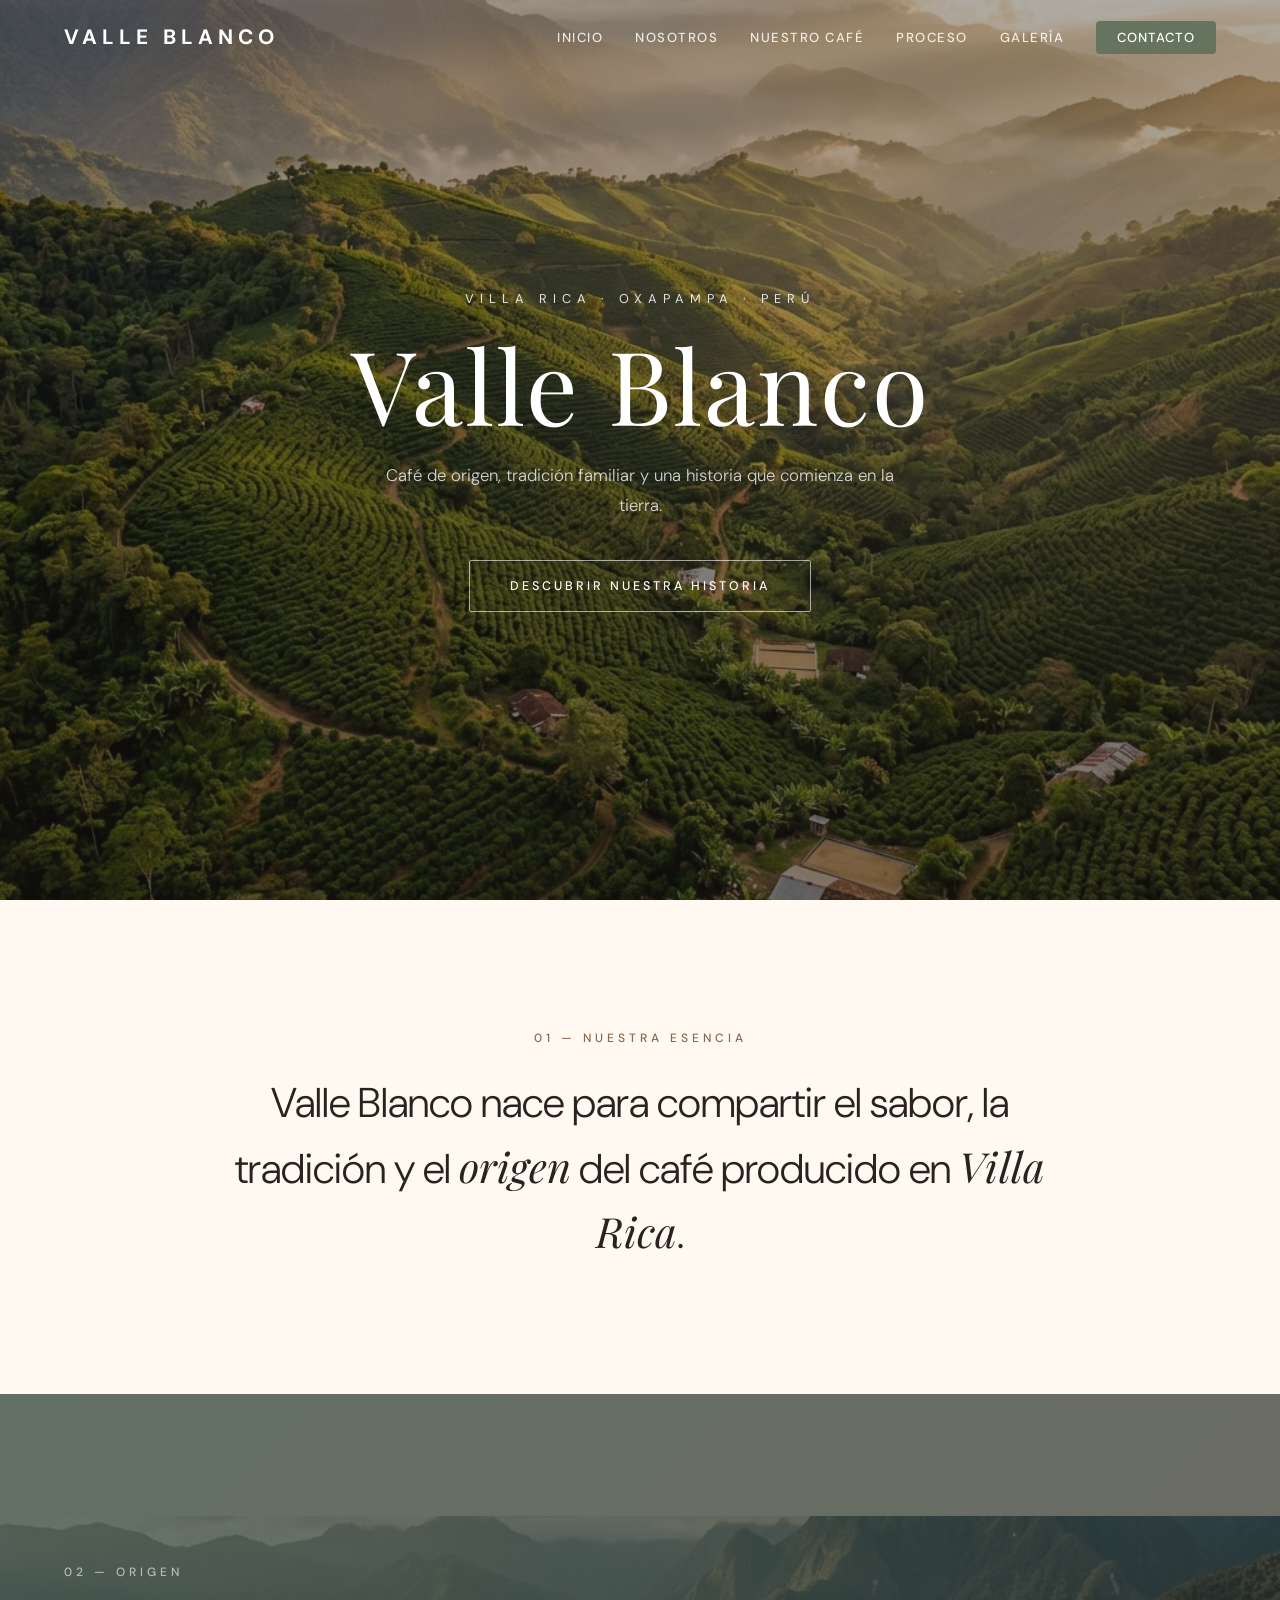
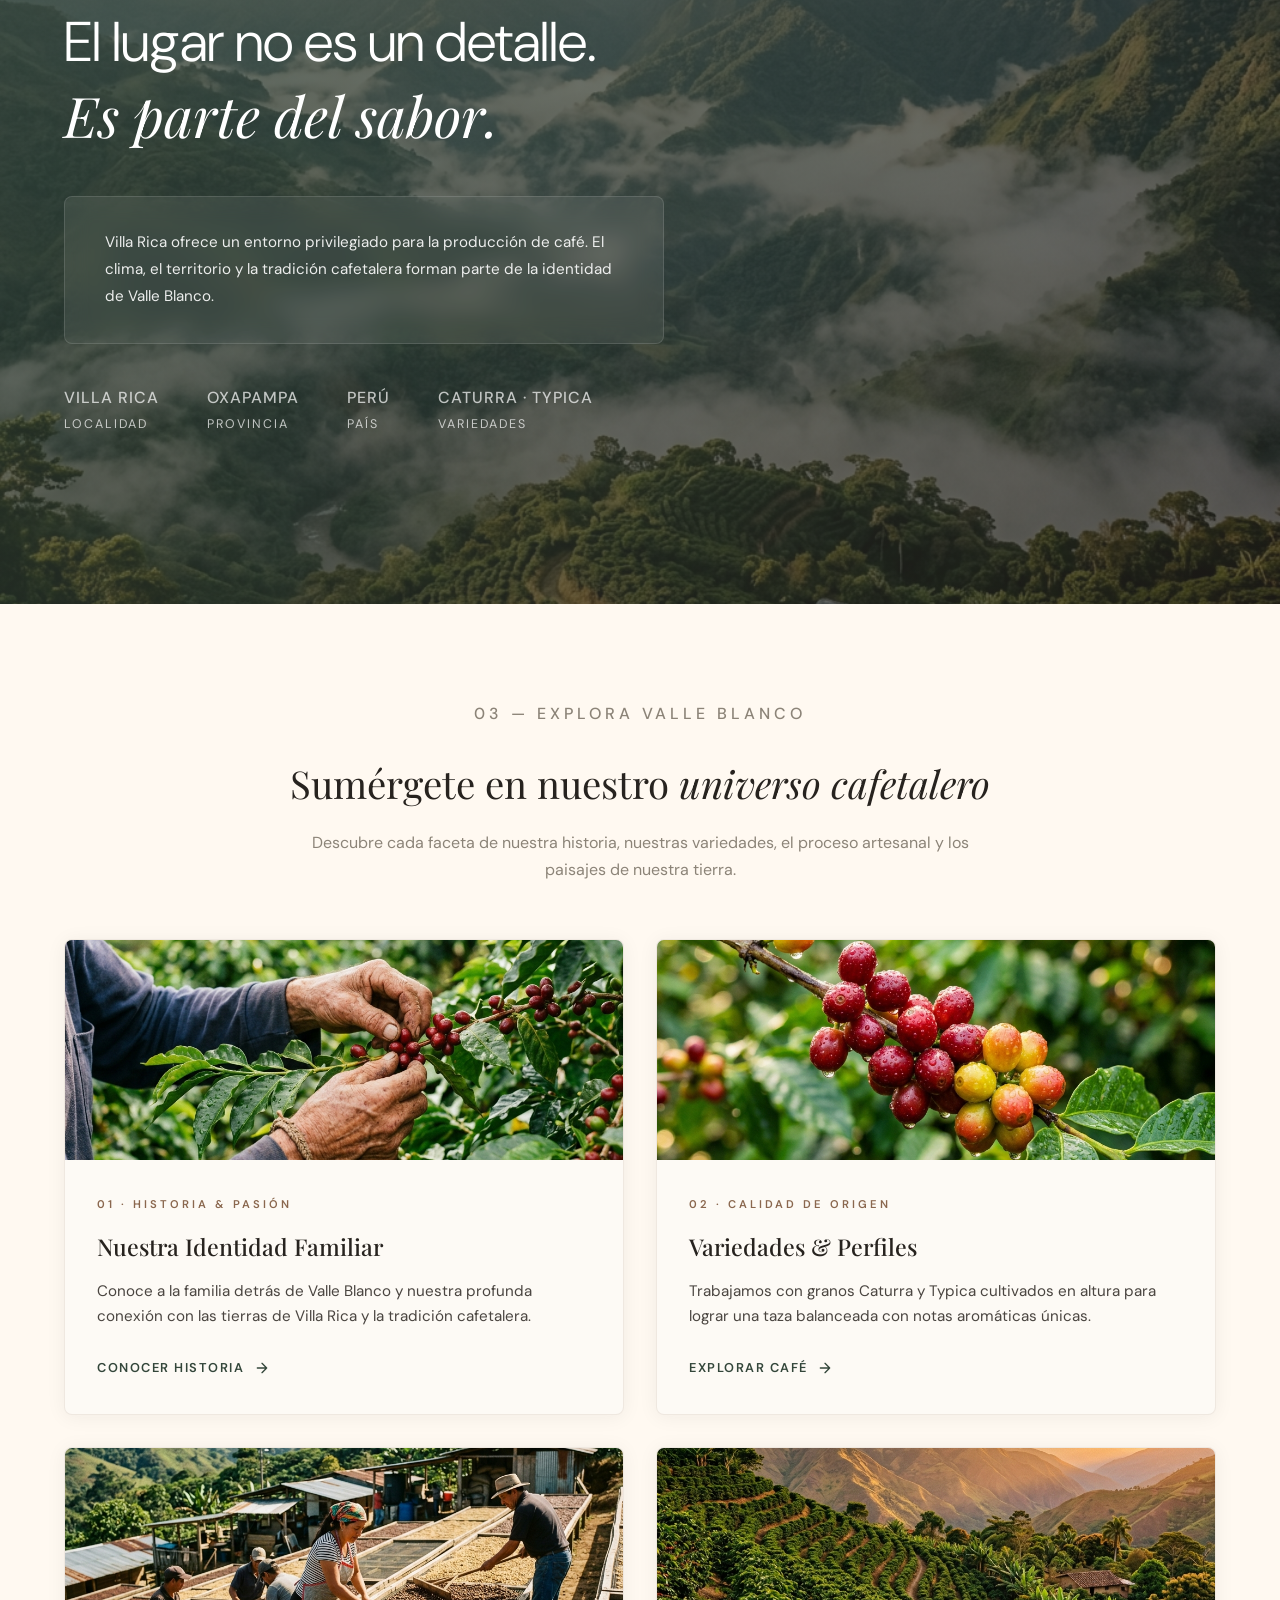
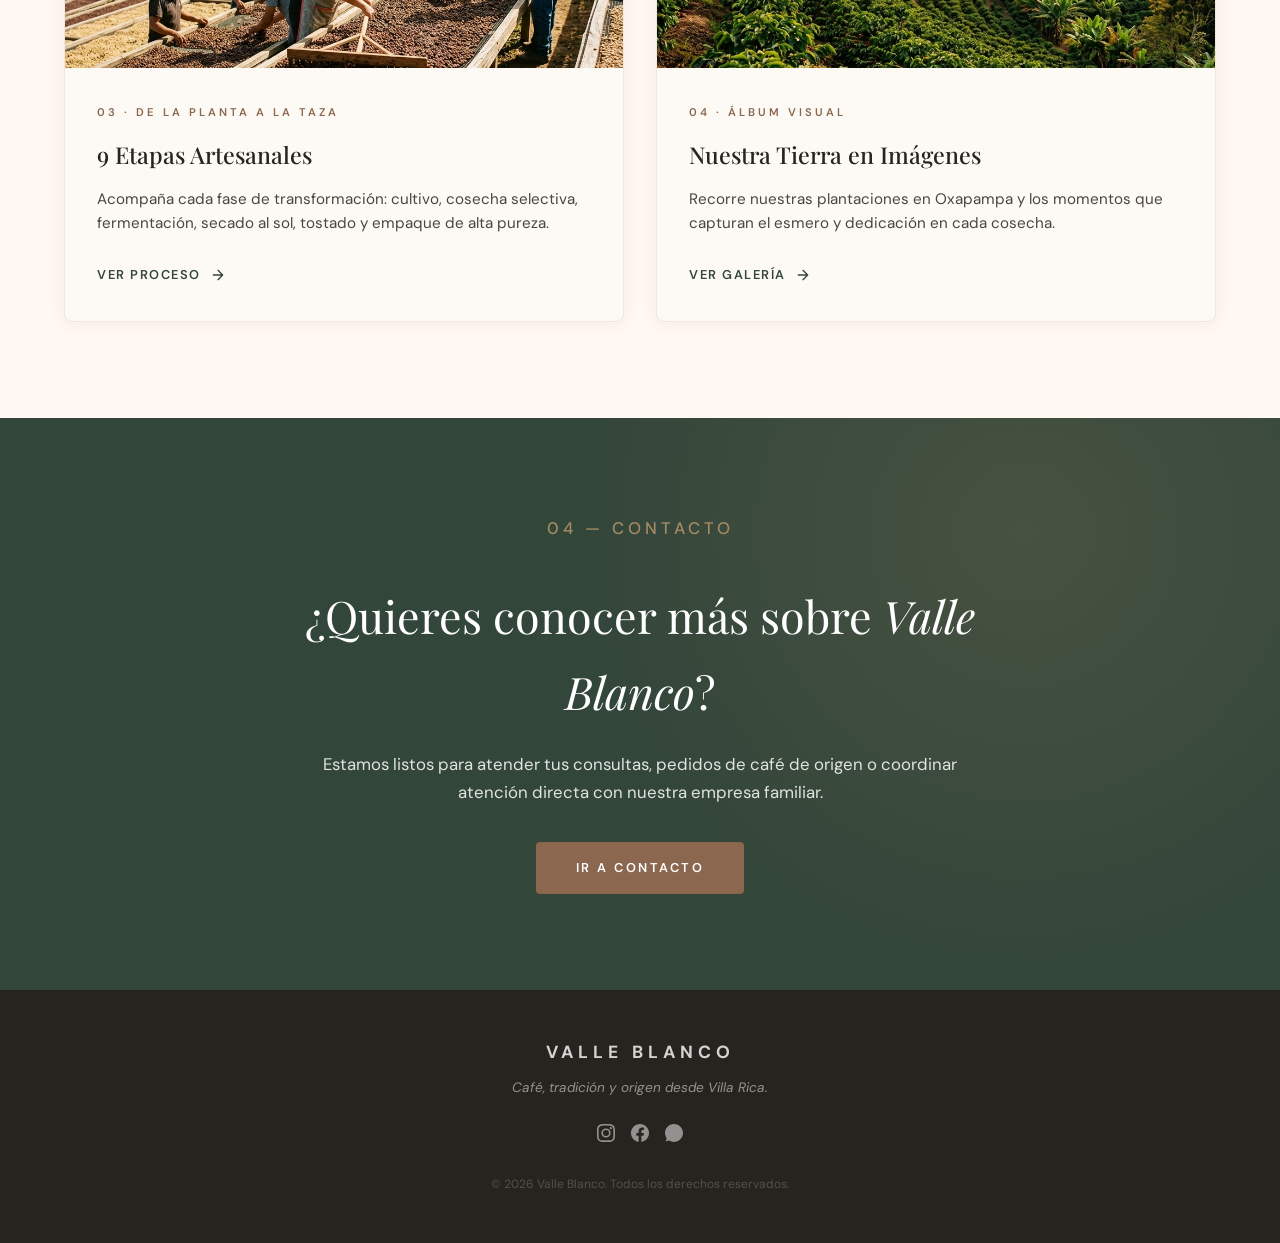
<file: index.html>
<!doctype html>
<html lang="es">
  <head>
    <meta charset="UTF-8" />
    <meta name="viewport" content="width=device-width, initial-scale=1.0" />
    <title>
      Valle Blanco — Café de origen desde Villa Rica, Oxapampa, Perú
    </title>
    <meta
      name="description"
      content="Valle Blanco es una empresa familiar dedicada al cultivo, procesamiento y comercialización de café producido en Villa Rica, provincia de Oxapampa, Perú."
    />
    <link rel="stylesheet" href="css/styles.css" />
  </head>
  <body>
    <!-- NAVBAR -->
    <nav class="navbar" id="navbar">
      <div class="container">
        <a href="#inicio" class="navbar-brand">Valle Blanco</a>
        <ul class="nav-links">
          <li><a href="#inicio">Inicio</a></li>
          <li><a href="Html/nosotros.html">Nosotros</a></li>
          <li><a href="Html/cafe.html">Nuestro Café</a></li>
          <li><a href="Html/proceso.html">Proceso</a></li>
          <li><a href="Html/Galeria.html">Galería</a></li>
          <li><a href="Html/Contacto.html" class="nav-cta">Contacto</a></li>
        </ul>
        <button class="hamburger" aria-label="Menú">
          <span></span><span></span><span></span>
        </button>
      </div>
    </nav>
    <div class="mobile-menu">
      <a href="#inicio">Inicio</a><a href="Html/nosotros.html">Nosotros</a
      ><a href="Html/cafe.html">Nuestro Café</a> <a href="Html/proceso.html">Proceso</a
      ><a href="Html/Galeria.html">Galería</a><a href="Html/Contacto.html">Contacto</a>
    </div>

    <!-- HERO -->
    <section class="hero" id="inicio">
      <div
        class="hero-bg"
        style="background-image: url(&quot;img/hero.png&quot;)"
      ></div>
      <div class="hero-overlay"></div>
      <div class="hero-content">
        <p class="hero-subtitle">Villa Rica · Oxapampa · Perú</p>
        <h1 class="hero-title">Valle Blanco</h1>
        <p class="hero-desc">
          Café de origen, tradición familiar y una historia que comienza en la
          tierra.
        </p>
        <a href="#esencia" class="hero-btn">Descubrir nuestra historia</a>
      </div>
    </section>

    <!-- ESENCIA -->
    <section class="esencia" id="esencia">
      <div class="container">
        <p class="section-label reveal">01 — Nuestra Esencia</p>
        <p class="esencia-text reveal">
          Valle Blanco nace para compartir el sabor, la tradición y el
          <span class="serif">origen</span> del café producido en
          <span class="serif">Villa Rica</span>.
        </p>
      </div>
    </section>

    <!-- ORIGEN -->
    <section class="origen" id="origen">
      <div
        class="origen-bg"
        style="background-image: url(&quot;img/origin.png&quot;)"
      ></div>
      <div class="origen-overlay"></div>
      <div class="origen-content container">
        <p class="section-label reveal">02 — Origen</p>
        <h2 class="origen-title reveal">
          El lugar no es un detalle.<br /><span class="serif"
            >Es parte del sabor.</span
          >
        </h2>
        <div class="origen-glass reveal">
          <p>
            Villa Rica ofrece un entorno privilegiado para la producción de
            café. El clima, el territorio y la tradición cafetalera forman parte
            de la identidad de Valle Blanco.
          </p>
        </div>
        <div class="origen-info reveal">
          <div class="origen-info-item">
            <strong>Villa Rica</strong>Localidad
          </div>
          <div class="origen-info-item"><strong>Oxapampa</strong>Provincia</div>
          <div class="origen-info-item"><strong>Perú</strong>País</div>
          <div class="origen-info-item">
            <strong>Caturra · Typica</strong>Variedades
          </div>
        </div>
      </div>
    </section>

    <!-- EXPLORA VALLE BLANCO (HUB DE ACCESO A SECCIONES) -->
    <section class="hub" id="explorar">
      <div class="container">
        <div class="hub-header reveal">
          <p class="section-label">03 — Explora Valle Blanco</p>
          <h2>Sumérgete en nuestro <span class="serif">universo cafetalero</span></h2>
          <p>Descubre cada faceta de nuestra historia, nuestras variedades, el proceso artesanal y los paisajes de nuestra tierra.</p>
        </div>

        <div class="hub-grid">
          <!-- CARD NOSOTROS -->
          <article class="hub-card reveal">
            <div class="hub-card-img">
              <img src="img/harvest.png" alt="Nosotros — Familia Valle Blanco" />
            </div>
            <div class="hub-card-body">
              <span class="hub-card-tag">01 · Historia & Pasión</span>
              <h3 class="hub-card-title">Nuestra Identidad Familiar</h3>
              <p class="hub-card-desc">
                Conoce a la familia detrás de Valle Blanco y nuestra profunda conexión con las tierras de Villa Rica y la tradición cafetalera.
              </p>
              <a href="Html/nosotros.html" class="hub-card-link">
                Conocer historia
                <svg viewBox="0 0 24 24"><path d="M5 12h14M12 5l7 7-7 7" stroke="currentColor" stroke-width="2" stroke-linecap="round" stroke-linejoin="round" fill="none"/></svg>
              </a>
            </div>
          </article>

          <!-- CARD CAFÉ -->
          <article class="hub-card reveal reveal-delay-1">
            <div class="hub-card-img">
              <img src="img/cherries.png" alt="Nuestro Café — Variedades de origen" />
            </div>
            <div class="hub-card-body">
              <span class="hub-card-tag">02 · Calidad de Origen</span>
              <h3 class="hub-card-title">Variedades & Perfiles</h3>
              <p class="hub-card-desc">
                Trabajamos con granos Caturra y Typica cultivados en altura para lograr una taza balanceada con notas aromáticas únicas.
              </p>
              <a href="Html/cafe.html" class="hub-card-link">
                Explorar café
                <svg viewBox="0 0 24 24"><path d="M5 12h14M12 5l7 7-7 7" stroke="currentColor" stroke-width="2" stroke-linecap="round" stroke-linejoin="round" fill="none"/></svg>
              </a>
            </div>
          </article>

          <!-- CARD PROCESO -->
          <article class="hub-card reveal">
            <div class="hub-card-img">
              <img src="img/drying.png" alt="El Proceso del Café" />
            </div>
            <div class="hub-card-body">
              <span class="hub-card-tag">03 · De la Planta a la Taza</span>
              <h3 class="hub-card-title">9 Etapas Artesanales</h3>
              <p class="hub-card-desc">
                Acompaña cada fase de transformación: cultivo, cosecha selectiva, fermentación, secado al sol, tostado y empaque de alta pureza.
              </p>
              <a href="Html/proceso.html" class="hub-card-link">
                Ver proceso
                <svg viewBox="0 0 24 24"><path d="M5 12h14M12 5l7 7-7 7" stroke="currentColor" stroke-width="2" stroke-linecap="round" stroke-linejoin="round" fill="none"/></svg>
              </a>
            </div>
          </article>

          <!-- CARD GALERÍA -->
          <article class="hub-card reveal reveal-delay-1">
            <div class="hub-card-img">
              <img src="img/gallery-plantation.png" alt="Galería fotográfica" />
            </div>
            <div class="hub-card-body">
              <span class="hub-card-tag">04 · Álbum Visual</span>
              <h3 class="hub-card-title">Nuestra Tierra en Imágenes</h3>
              <p class="hub-card-desc">
                Recorre nuestras plantaciones en Oxapampa y los momentos que capturan el esmero y dedicación en cada cosecha.
              </p>
              <a href="Html/Galeria.html" class="hub-card-link">
                Ver galería
                <svg viewBox="0 0 24 24"><path d="M5 12h14M12 5l7 7-7 7" stroke="currentColor" stroke-width="2" stroke-linecap="round" stroke-linejoin="round" fill="none"/></svg>
              </a>
            </div>
          </article>
        </div>
      </div>
    </section>

    <!-- BANNER CONTACTO -->
    <section class="cta-banner" id="contacto-cta">
      <div class="container cta-banner-content reveal">
        <p class="cta-banner-label">04 — Contacto</p>
        <h2>¿Quieres conocer más sobre <span class="serif">Valle Blanco</span>?</h2>
        <p>
          Estamos listos para atender tus consultas, pedidos de café de origen o coordinar atención directa con nuestra empresa familiar.
        </p>
        <a href="Html/Contacto.html" class="cta-banner-btn">Ir a Contacto</a>
      </div>
    </section>

    <!-- FOOTER -->
    <footer class="footer">
      <div class="container">
        <p class="footer-brand">VALLE BLANCO</p>
        <p class="footer-tagline">Café, tradición y origen desde Villa Rica.</p>
        <div class="footer-social">
          <a href="#" aria-label="Instagram"
            ><svg viewBox="0 0 24 24">
              <path
                d="M12 2.163c3.204 0 3.584.012 4.85.07 3.252.148 4.771 1.691 4.919 4.919.058 1.265.069 1.645.069 4.849 0 3.205-.012 3.584-.069 4.849-.149 3.225-1.664 4.771-4.919 4.919-1.266.058-1.644.07-4.85.07-3.204 0-3.584-.012-4.849-.07-3.26-.149-4.771-1.699-4.919-4.92-.058-1.265-.07-1.644-.07-4.849 0-3.204.013-3.583.07-4.849.149-3.227 1.664-4.771 4.919-4.919 1.266-.057 1.645-.069 4.849-.069zM12 0C8.741 0 8.333.014 7.053.072 2.695.272.273 2.69.073 7.052.014 8.333 0 8.741 0 12c0 3.259.014 3.668.072 4.948.2 4.358 2.618 6.78 6.98 6.98C8.333 23.986 8.741 24 12 24c3.259 0 3.668-.014 4.948-.072 4.354-.2 6.782-2.618 6.979-6.98.059-1.28.073-1.689.073-4.948 0-3.259-.014-3.667-.072-4.947-.196-4.354-2.617-6.78-6.979-6.98C15.668.014 15.259 0 12 0zm0 5.838a6.162 6.162 0 100 12.324 6.162 6.162 0 000-12.324zM12 16a4 4 0 110-8 4 4 0 010 8zm6.406-11.845a1.44 1.44 0 100 2.881 1.44 1.44 0 000-2.881z"
              /></svg
          ></a>
          <a href="#" aria-label="Facebook"
            ><svg viewBox="0 0 24 24">
              <path
                d="M24 12.073c0-6.627-5.373-12-12-12s-12 5.373-12 12c0 5.99 4.388 10.954 10.125 11.854v-8.385H7.078v-3.47h3.047V9.43c0-3.007 1.792-4.669 4.533-4.669 1.312 0 2.686.235 2.686.235v2.953H15.83c-1.491 0-1.956.925-1.956 1.874v2.25h3.328l-.532 3.47h-2.796v8.385C19.612 23.027 24 18.062 24 12.073z"
              /></svg
          ></a>
          <a href="#" aria-label="WhatsApp"
            ><svg viewBox="0 0 24 24">
              <path
                d="M17.472 14.382c-.297-.149-1.758-.867-2.03-.967-.273-.099-.471-.148-.67.15-.197.297-.767.966-.94 1.164-.173.199-.347.223-.644.075-.297-.15-1.255-.463-2.39-1.475-.883-.788-1.48-1.761-1.653-2.059-.173-.297-.018-.458.13-.606.134-.133.298-.347.446-.52.149-.174.198-.298.298-.497.099-.198.05-.371-.025-.52-.075-.149-.669-1.612-.916-2.207-.242-.579-.487-.5-.669-.51-.173-.008-.371-.01-.57-.01-.198 0-.52.074-.792.372-.272.297-1.04 1.016-1.04 2.479 0 1.462 1.065 2.875 1.213 3.074.149.198 2.096 3.2 5.077 4.487.709.306 1.262.489 1.694.625.712.227 1.36.195 1.871.118.571-.085 1.758-.719 2.006-1.413.248-.694.248-1.289.173-1.413-.074-.124-.272-.198-.57-.347zM12 0C5.373 0 0 5.373 0 12c0 2.625.846 5.059 2.284 7.034L.789 23.492l4.574-1.47A11.94 11.94 0 0012 24c6.627 0 12-5.373 12-12S18.627 0 12 0z"
              /></svg
          ></a>
        </div>
        <p class="footer-copy">
          © <span id="currentYear"></span> Valle Blanco. Todos los derechos
          reservados.
        </p>
      </div>
    </footer>

    <script src="js/main.js"></script>
  </body>
</html>
</file>
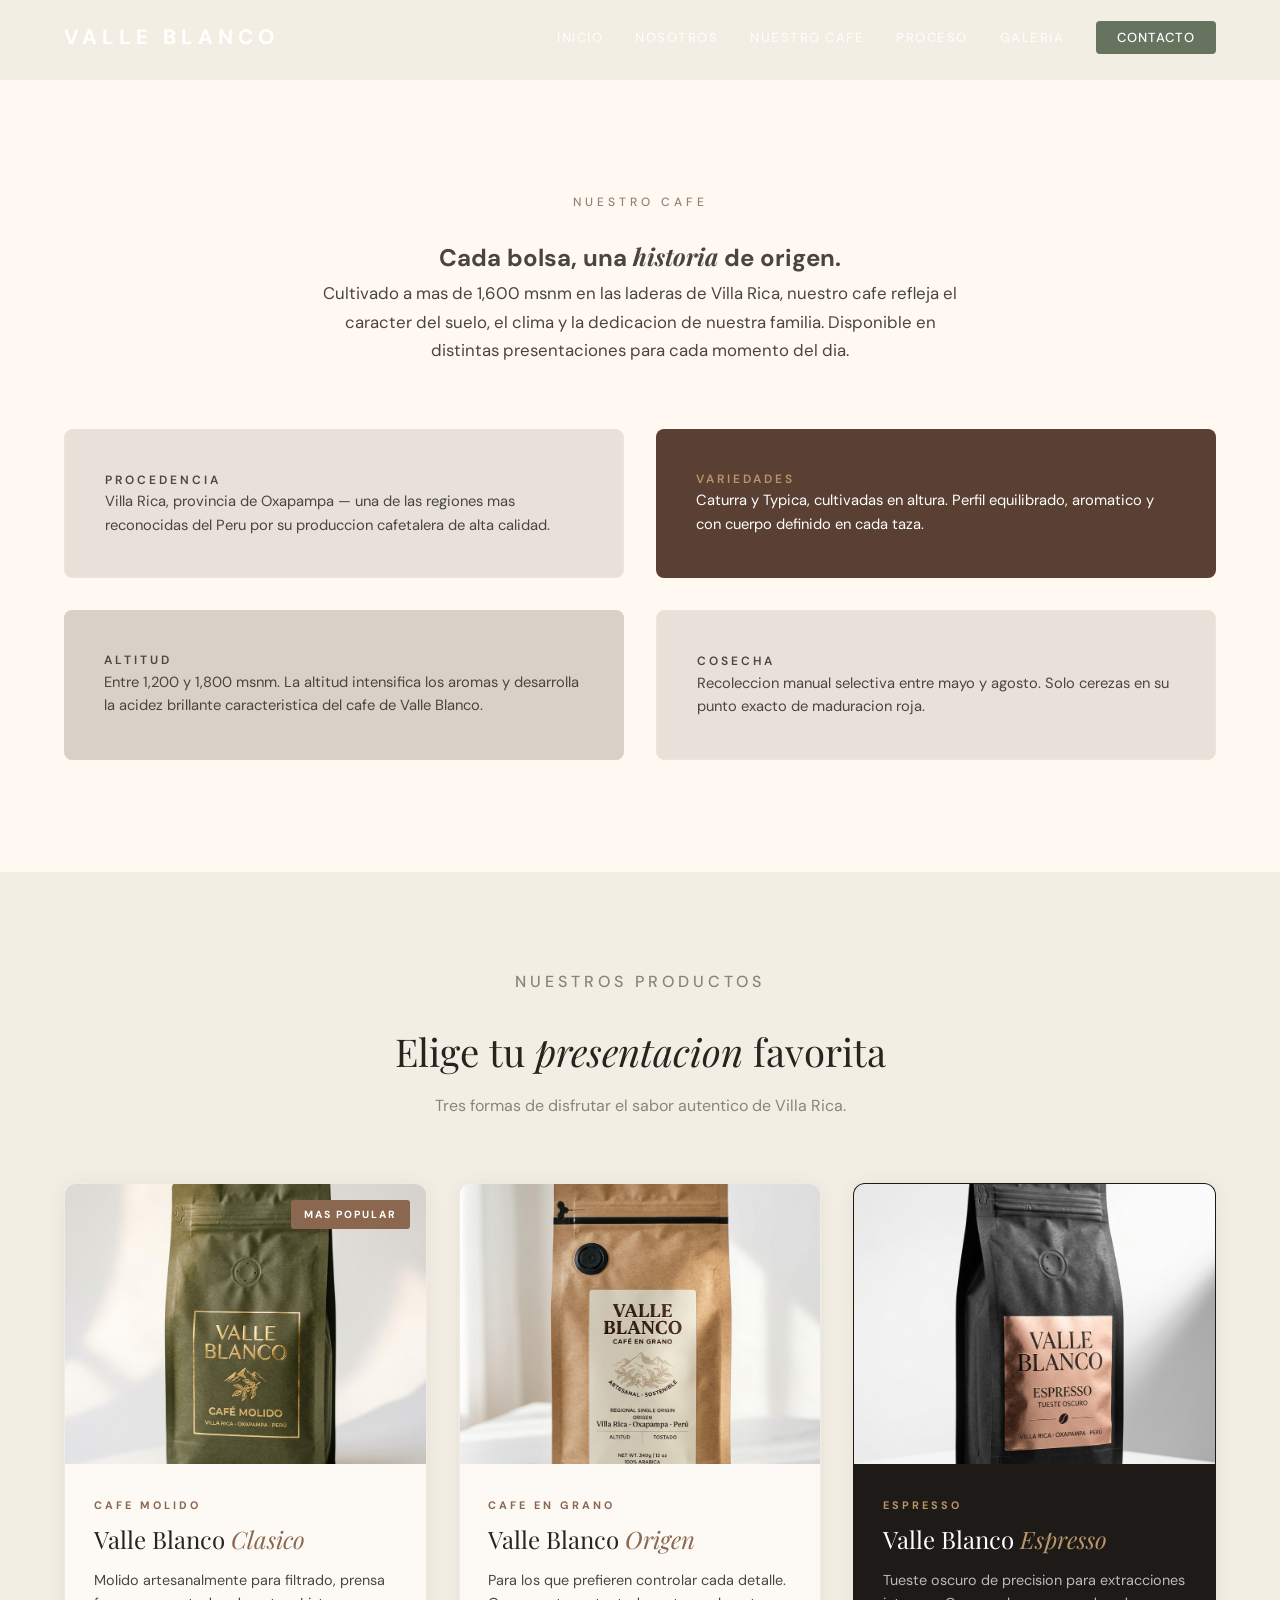
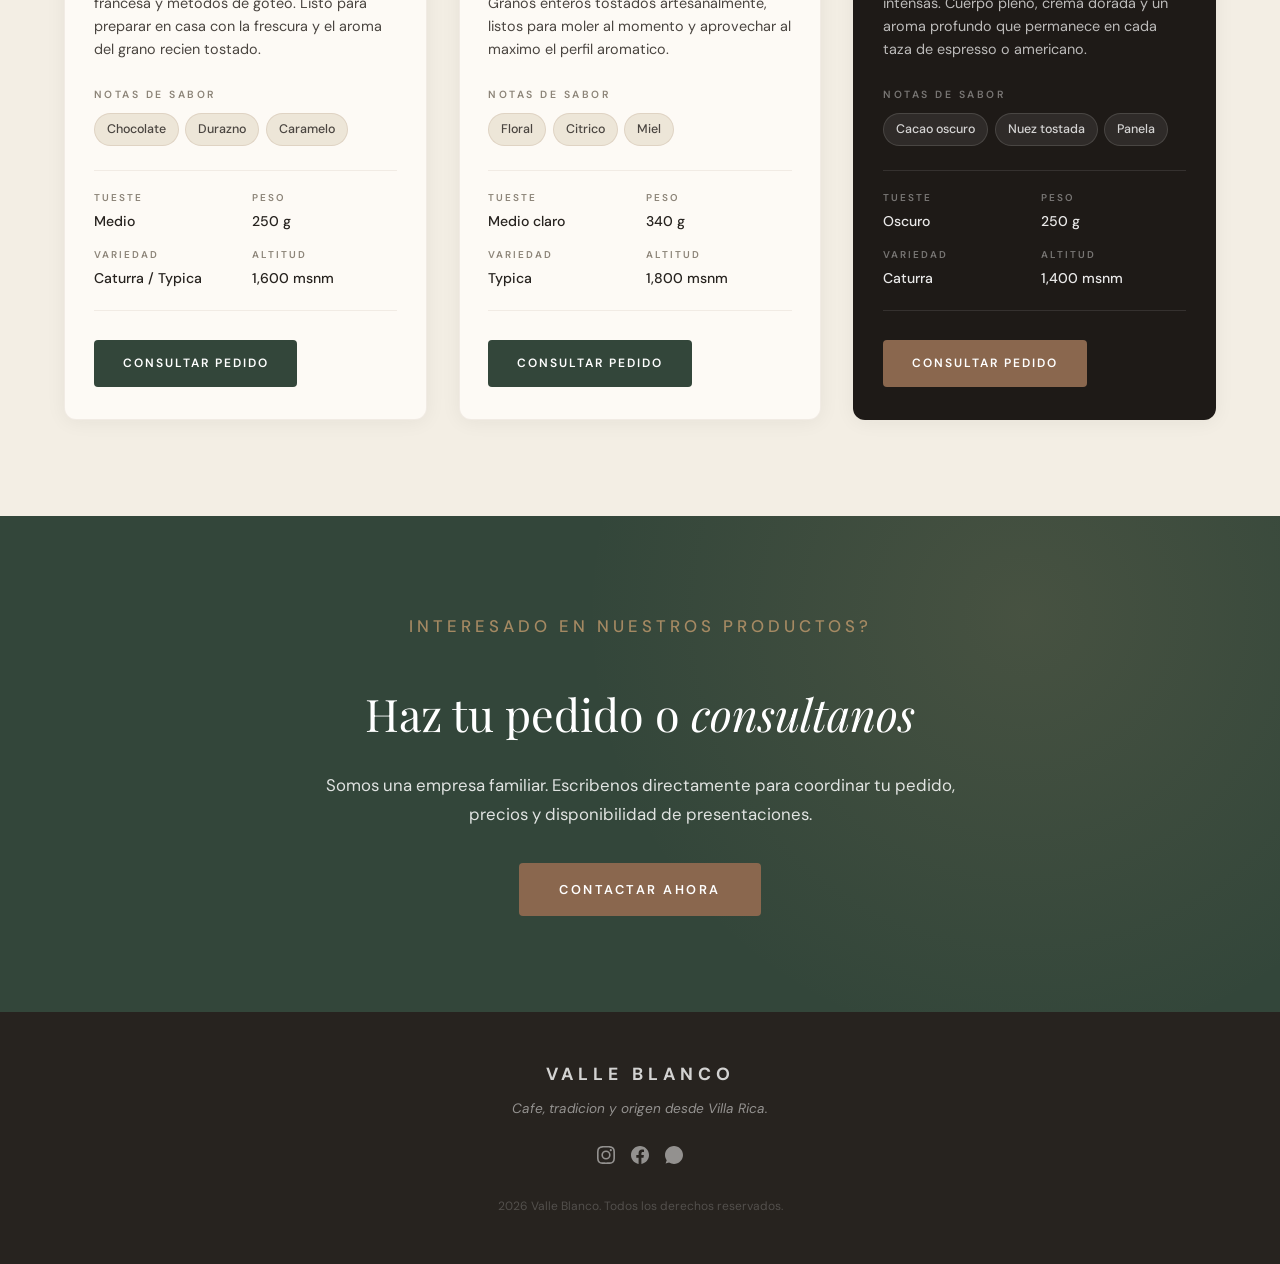
<file: Html/cafe.html>
﻿<!doctype html>
<html lang="es">
  <head>
    <meta charset="UTF-8" />
    <meta name="viewport" content="width=device-width, initial-scale=1.0" />
    <title>Nuestro Cafe - Valle Blanco</title>
    <meta name="description" content="Conoce los productos de cafe Valle Blanco: cafe molido, en grano y espresso. Cultivado en Villa Rica, Oxapampa, Peru." />
    <link rel="stylesheet" href="../css/styles.css" />
  </head>
  <body>
    <!-- NAVBAR -->
    <nav class="navbar" id="navbar">
      <div class="container">
        <a href="../index.html#inicio" class="navbar-brand">Valle Blanco</a>
        <ul class="nav-links">
          <li><a href="../index.html#inicio">Inicio</a></li>
          <li><a href="nosotros.html">Nosotros</a></li>
          <li><a href="cafe.html" class="active-link">Nuestro Cafe</a></li>
          <li><a href="proceso.html">Proceso</a></li>
          <li><a href="Galeria.html">Galeria</a></li>
          <li><a href="Contacto.html" class="nav-cta">Contacto</a></li>
        </ul>
        <button class="hamburger" aria-label="Menu">
          <span></span><span></span><span></span>
        </button>
      </div>
    </nav>
    <div class="mobile-menu">
      <a href="../index.html#inicio">Inicio</a>
      <a href="nosotros.html">Nosotros</a>
      <a href="cafe.html">Nuestro Cafe</a>
      <a href="proceso.html">Proceso</a>
      <a href="Galeria.html">Galeria</a>
      <a href="Contacto.html">Contacto</a>
    </div>

    <!-- SPACE FOR NAVBAR -->
    <div style="height: 80px;"></div>

    <!-- INTRO DEL CAFE -->
    <section class="cafe" id="cafe">
      <div class="container">
        <div class="cafe-header">
          <p class="section-label reveal">Nuestro Cafe</p>
          <h1 class="reveal">
            Cada bolsa, una <span class="serif">historia</span> de origen.
          </h1>
          <p class="cafe-intro-text reveal">
            Cultivado a mas de 1,600 msnm en las laderas de Villa Rica, nuestro cafe
            refleja el caracter del suelo, el clima y la dedicacion de nuestra familia.
            Disponible en distintas presentaciones para cada momento del dia.
          </p>
        </div>
        <!-- ATRIBUTOS DEL CAFE -->
        <div class="cafe-grid">
          <div class="cafe-block reveal">
            <h3>Procedencia</h3>
            <p>Villa Rica, provincia de Oxapampa — una de las regiones mas reconocidas del Peru por su produccion cafetalera de alta calidad.</p>
          </div>
          <div class="cafe-block reveal reveal-delay-1">
            <h3>Variedades</h3>
            <p>Caturra y Typica, cultivadas en altura. Perfil equilibrado, aromatico y con cuerpo definido en cada taza.</p>
          </div>
          <div class="cafe-block reveal reveal-delay-2">
            <h3>Altitud</h3>
            <p>Entre 1,200 y 1,800 msnm. La altitud intensifica los aromas y desarrolla la acidez brillante caracteristica del cafe de Valle Blanco.</p>
          </div>
          <div class="cafe-block reveal reveal-delay-3">
            <h3>Cosecha</h3>
            <p>Recoleccion manual selectiva entre mayo y agosto. Solo cerezas en su punto exacto de maduracion roja.</p>
          </div>
        </div>
      </div>
    </section>

    <!-- CATALOGO DE PRODUCTOS -->
    <section class="productos" id="productos">
      <div class="container">
        <div class="productos-header reveal">
          <p class="section-label">Nuestros Productos</p>
          <h2>Elige tu <span class="serif">presentacion</span> favorita</h2>
          <p>Tres formas de disfrutar el sabor autentico de Villa Rica.</p>
        </div>

        <div class="productos-grid">

          <!-- PRODUCTO 1: CAFE MOLIDO -->
          <article class="producto-card reveal" id="producto-molido">
            <div class="producto-badge">Mas popular</div>
            <div class="producto-img-wrapper">
              <img src="../img/producto-molido.jpg" alt="Bolsa de Cafe Molido Valle Blanco 250g" class="producto-img" />
            </div>
            <div class="producto-body">
              <span class="producto-tag">Cafe Molido</span>
              <h3 class="producto-nombre">Valle Blanco <em>Clasico</em></h3>
              <p class="producto-desc">Molido artesanalmente para filtrado, prensa francesa y metodos de goteo. Listo para preparar en casa con la frescura y el aroma del grano recien tostado.</p>
              <div class="producto-notas">
                <p class="producto-notas-label">Notas de sabor</p>
                <div class="producto-notas-tags">
                  <span class="nota-tag">Chocolate</span>
                  <span class="nota-tag">Durazno</span>
                  <span class="nota-tag">Caramelo</span>
                </div>
              </div>
              <div class="producto-specs">
                <div class="spec-item"><strong>Tueste</strong><span>Medio</span></div>
                <div class="spec-item"><strong>Peso</strong><span>250 g</span></div>
                <div class="spec-item"><strong>Variedad</strong><span>Caturra / Typica</span></div>
                <div class="spec-item"><strong>Altitud</strong><span>1,600 msnm</span></div>
              </div>
              <a href="Contacto.html" class="producto-cta">Consultar pedido</a>
            </div>
          </article>

          <!-- PRODUCTO 2: CAFE EN GRANO -->
          <article class="producto-card reveal reveal-delay-1" id="producto-grano">
            <div class="producto-img-wrapper">
              <img src="../img/producto-grano.jpg" alt="Bolsa de Cafe en Grano Valle Blanco 340g" class="producto-img" />
            </div>
            <div class="producto-body">
              <span class="producto-tag">Cafe en Grano</span>
              <h3 class="producto-nombre">Valle Blanco <em>Origen</em></h3>
              <p class="producto-desc">Para los que prefieren controlar cada detalle. Granos enteros tostados artesanalmente, listos para moler al momento y aprovechar al maximo el perfil aromatico.</p>
              <div class="producto-notas">
                <p class="producto-notas-label">Notas de sabor</p>
                <div class="producto-notas-tags">
                  <span class="nota-tag">Floral</span>
                  <span class="nota-tag">Citrico</span>
                  <span class="nota-tag">Miel</span>
                </div>
              </div>
              <div class="producto-specs">
                <div class="spec-item"><strong>Tueste</strong><span>Medio claro</span></div>
                <div class="spec-item"><strong>Peso</strong><span>340 g</span></div>
                <div class="spec-item"><strong>Variedad</strong><span>Typica</span></div>
                <div class="spec-item"><strong>Altitud</strong><span>1,800 msnm</span></div>
              </div>
              <a href="Contacto.html" class="producto-cta">Consultar pedido</a>
            </div>
          </article>

          <!-- PRODUCTO 3: ESPRESSO -->
          <article class="producto-card producto-card--dark reveal reveal-delay-2" id="producto-espresso">
            <div class="producto-img-wrapper">
              <img src="../img/producto-espresso.jpg" alt="Bolsa de Espresso Valle Blanco Tueste Oscuro 250g" class="producto-img" />
            </div>
            <div class="producto-body">
              <span class="producto-tag">Espresso</span>
              <h3 class="producto-nombre">Valle Blanco <em>Espresso</em></h3>
              <p class="producto-desc">Tueste oscuro de precision para extracciones intensas. Cuerpo pleno, crema dorada y un aroma profundo que permanece en cada taza de espresso o americano.</p>
              <div class="producto-notas">
                <p class="producto-notas-label">Notas de sabor</p>
                <div class="producto-notas-tags">
                  <span class="nota-tag">Cacao oscuro</span>
                  <span class="nota-tag">Nuez tostada</span>
                  <span class="nota-tag">Panela</span>
                </div>
              </div>
              <div class="producto-specs">
                <div class="spec-item"><strong>Tueste</strong><span>Oscuro</span></div>
                <div class="spec-item"><strong>Peso</strong><span>250 g</span></div>
                <div class="spec-item"><strong>Variedad</strong><span>Caturra</span></div>
                <div class="spec-item"><strong>Altitud</strong><span>1,400 msnm</span></div>
              </div>
              <a href="Contacto.html" class="producto-cta">Consultar pedido</a>
            </div>
          </article>

        </div>
      </div>
    </section>

    <!-- CTA CONTACTO -->
    <section class="cta-banner">
      <div class="container cta-banner-content reveal">
        <p class="cta-banner-label">Interesado en nuestros productos?</p>
        <h2>Haz tu pedido o <span class="serif">consultanos</span></h2>
        <p>Somos una empresa familiar. Escribenos directamente para coordinar tu pedido, precios y disponibilidad de presentaciones.</p>
        <a href="Contacto.html" class="cta-banner-btn">Contactar ahora</a>
      </div>
    </section>

    <!-- FOOTER -->
    <footer class="footer">
      <div class="container">
        <p class="footer-brand">VALLE BLANCO</p>
        <p class="footer-tagline">Cafe, tradicion y origen desde Villa Rica.</p>
        <div class="footer-social">
          <a href="#" aria-label="Instagram"><svg viewBox="0 0 24 24"><path d="M12 2.163c3.204 0 3.584.012 4.85.07 3.252.148 4.771 1.691 4.919 4.919.058 1.265.069 1.645.069 4.849 0 3.205-.012 3.584-.069 4.849-.149 3.225-1.664 4.771-4.919 4.919-1.266.058-1.644.07-4.85.07-3.204 0-3.584-.012-4.849-.07-3.26-.149-4.771-1.699-4.919-4.92-.058-1.265-.07-1.644-.07-4.849 0-3.204.013-3.583.07-4.849.149-3.227 1.664-4.771 4.919-4.919 1.266-.057 1.645-.069 4.849-.069zM12 0C8.741 0 8.333.014 7.053.072 2.695.272.273 2.69.073 7.052.014 8.333 0 8.741 0 12c0 3.259.014 3.668.072 4.948.2 4.358 2.618 6.78 6.98 6.98C8.333 23.986 8.741 24 12 24c3.259 0 3.668-.014 4.948-.072 4.354-.2 6.782-2.618 6.979-6.98.059-1.28.073-1.689.073-4.948 0-3.259-.014-3.667-.072-4.947-.196-4.354-2.617-6.78-6.979-6.98C15.668.014 15.259 0 12 0zm0 5.838a6.162 6.162 0 100 12.324 6.162 6.162 0 000-12.324zM12 16a4 4 0 110-8 4 4 0 010 8zm6.406-11.845a1.44 1.44 0 100 2.881 1.44 1.44 0 000-2.881z"/></svg></a>
          <a href="#" aria-label="Facebook"><svg viewBox="0 0 24 24"><path d="M24 12.073c0-6.627-5.373-12-12-12s-12 5.373-12 12c0 5.99 4.388 10.954 10.125 11.854v-8.385H7.078v-3.47h3.047V9.43c0-3.007 1.792-4.669 4.533-4.669 1.312 0 2.686.235 2.686.235v2.953H15.83c-1.491 0-1.956.925-1.956 1.874v2.25h3.328l-.532 3.47h-2.796v8.385C19.612 23.027 24 18.062 24 12.073z"/></svg></a>
          <a href="#" aria-label="WhatsApp"><svg viewBox="0 0 24 24"><path d="M17.472 14.382c-.297-.149-1.758-.867-2.03-.967-.273-.099-.471-.148-.67.15-.197.297-.767.966-.94 1.164-.173.199-.347.223-.644.075-.297-.15-1.255-.463-2.39-1.475-.883-.788-1.48-1.761-1.653-2.059-.173-.297-.018-.458.13-.606.134-.133.298-.347.446-.52.149-.174.198-.298.298-.497.099-.198.05-.371-.025-.52-.075-.149-.669-1.612-.916-2.207-.242-.579-.487-.5-.669-.51-.173-.008-.371-.01-.57-.01-.198 0-.52.074-.792.372-.272.297-1.04 1.016-1.04 2.479 0 1.462 1.065 2.875 1.213 3.074.149.198 2.096 3.2 5.077 4.487.709.306 1.262.489 1.694.625.712.227 1.36.195 1.871.118.571-.085 1.758-.719 2.006-1.413.248-.694.248-1.289.173-1.413-.074-.124-.272-.198-.57-.347zM12 0C5.373 0 0 5.373 0 12c0 2.625.846 5.059 2.284 7.034L.789 23.492l4.574-1.47A11.94 11.94 0 0012 24c6.627 0 12-5.373 12-12S18.627 0 12 0z"/></svg></a>
        </div>
        <p class="footer-copy">
          <span id="currentYear"></span> Valle Blanco. Todos los derechos reservados.
        </p>
      </div>
    </footer>

    <script src="../js/main.js"></script>
  </body>
</html>
</file>
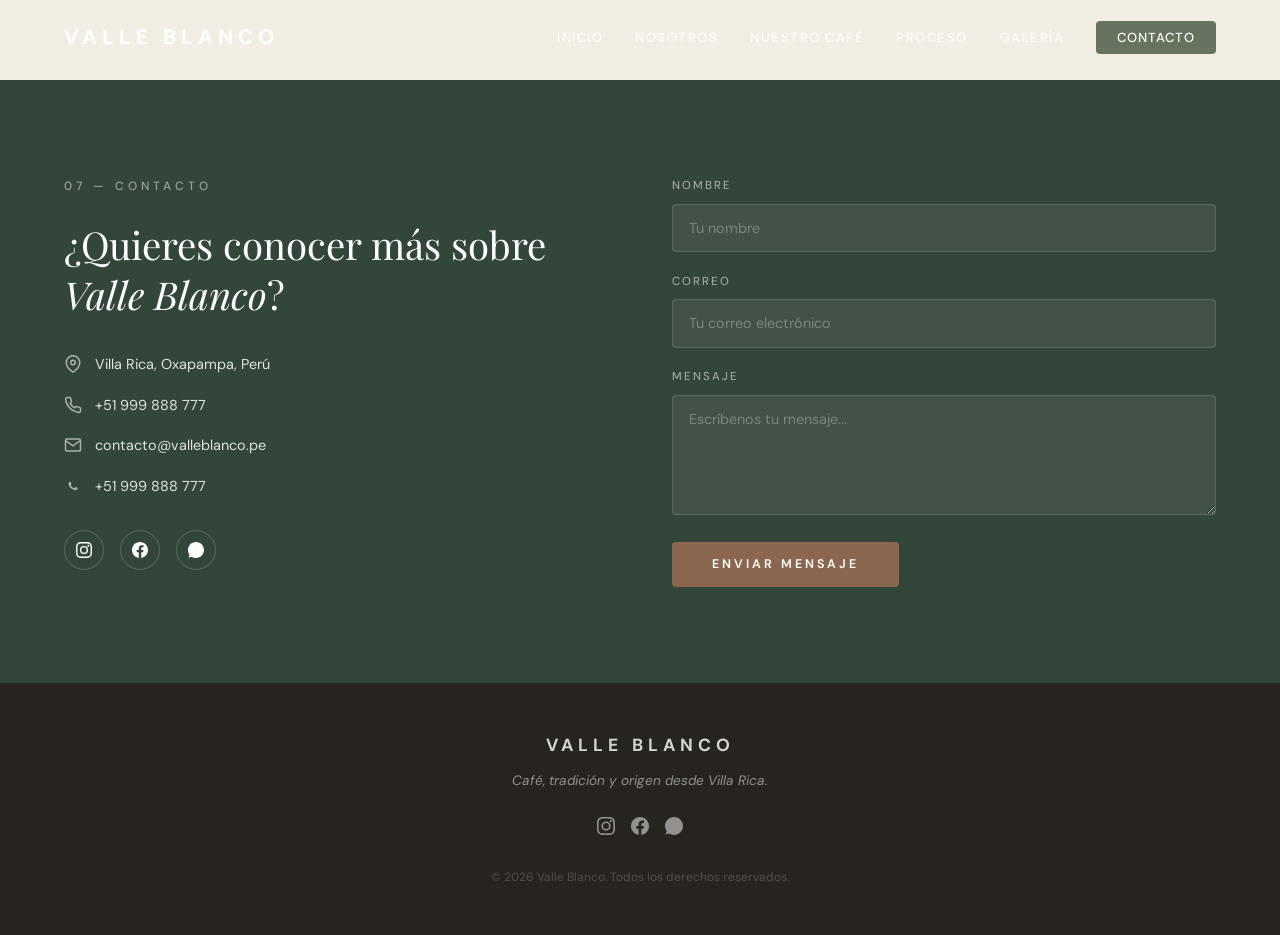
<file: Html/Contacto.html>
<!doctype html>
<html lang="es">
  <head>
    <meta charset="UTF-8" />
    <meta name="viewport" content="width=device-width, initial-scale=1.0" />
    <title>Contacto — Valle Blanco</title>
    <link rel="stylesheet" href="../css/styles.css" />
  </head>
  <body class="inner-page">
    <!-- NAVBAR -->
    <nav class="navbar" id="navbar">
      <div class="container">
        <a href="index.html" class="navbar-brand">Valle Blanco</a>
        <ul class="nav-links">
          <li><a href="index.html">Inicio</a></li>
          <li><a href="nosotros.html">Nosotros</a></li>
          <li><a href="cafe.html">Nuestro Café</a></li>
          <li><a href="proceso.html">Proceso</a></li>
          <li><a href="Galeria.html">Galería</a></li>
          <li><a href="Contacto.html" class="active-link nav-cta">Contacto</a></li>
        </ul>
        <button class="hamburger" aria-label="Menú" aria-expanded="false">
          <span></span><span></span><span></span>
        </button>
      </div>
    </nav>
    <div class="mobile-menu">
      <a href="index.html">Inicio</a>
      <a href="nosotros.html">Nosotros</a>
      <a href="cafe.html">Nuestro Café</a>
      <a href="proceso.html">Proceso</a>
      <a href="Galeria.html">Galería</a>
      <a href="Contacto.html" class="active-link">Contacto</a>
    </div>

    <!-- SPACE FOR NAVBAR -->
    <div style="height: 80px;"></div>

    <!-- CONTACTO -->
    <section class="contacto" id="contacto">
      <div class="container">
        <div class="contacto-grid">
          <div>
            <p class="section-label reveal" style="color: rgba(255, 255, 255, 0.5)">
              07 — Contacto
            </p>
            <h2 class="contacto-title reveal">
              ¿Quieres conocer más sobre
              <span class="serif">Valle Blanco</span>?
            </h2>
            <div class="contacto-info reveal">
              <div class="contacto-info-item">
                <svg
                  viewBox="0 0 24 24"
                  fill="none"
                  stroke="currentColor"
                  stroke-width="2"
                >
                  <path d="M21 10c0 7-9 13-9 13s-9-6-9-13a9 9 0 0118 0z" />
                  <circle cx="12" cy="10" r="3" /></svg
                >Villa Rica, Oxapampa, Perú
              </div>
              <div class="contacto-info-item">
                <svg
                  viewBox="0 0 24 24"
                  fill="none"
                  stroke="currentColor"
                  stroke-width="2"
                >
                  <path
                    d="M22 16.92v3a2 2 0 01-2.18 2 19.79 19.79 0 01-8.63-3.07 19.5 19.5 0 01-6-6A19.79 19.79 0 012.12 4.18 2 2 0 014.11 2h3a2 2 0 012 1.72c.127.96.361 1.903.7 2.81a2 2 0 01-.45 2.11L8.09 9.91a16 16 0 006 6l1.27-1.27a2 2 0 012.11-.45c.907.339 1.85.573 2.81.7A2 2 0 0122 16.92z"
                  /></svg
                >+51 999 888 777
              </div>
              <div class="contacto-info-item">
                <svg
                  viewBox="0 0 24 24"
                  fill="none"
                  stroke="currentColor"
                  stroke-width="2"
                >
                  <path
                    d="M4 4h16c1.1 0 2 .9 2 2v12c0 1.1-.9 2-2 2H4c-1.1 0-2-.9-2-2V6c0-1.1.9-2 2-2z"
                  />
                  <polyline points="22,6 12,13 2,6" /></svg
                >contacto@valleblanco.pe
              </div>
              <div class="contacto-info-item">
                <svg viewBox="0 0 24 24" fill="currentColor">
                  <path
                    d="M17.472 14.382c-.297-.149-1.758-.867-2.03-.967-.273-.099-.471-.148-.67.15-.197.297-.767.966-.94 1.164-.173.199-.347.223-.644.075-.297-.15-1.255-.463-2.39-1.475-.883-.788-1.48-1.761-1.653-2.059-.173-.297-.018-.458.13-.606.134-.133.298-.347.446-.52.149-.174.198-.298.298-.497.099-.198.05-.371-.025-.52-.075-.149-.669-1.612-.916-2.207-.242-.579-.487-.5-.669-.51-.173-.008-.371-.01-.57-.01-.198 0-.52.074-.792.372-.272.297-1.04 1.016-1.04 2.479 0 1.462 1.065 2.875 1.213 3.074.149.198 2.096 3.2 5.077 4.487.709.306 1.262.489 1.694.625.712.227 1.36.195 1.871.118.571-.085 1.758-.719 2.006-1.413.248-.694.248-1.289.173-1.413-.074-.124-.272-.198-.57-.347z"
                  /></svg
                >+51 999 888 777
              </div>
            </div>
            <div class="contacto-social reveal">
              <a href="#" aria-label="Instagram"
                ><svg viewBox="0 0 24 24">
                  <path
                    d="M12 2.163c3.204 0 3.584.012 4.85.07 3.252.148 4.771 1.691 4.919 4.919.058 1.265.069 1.645.069 4.849 0 3.205-.012 3.584-.069 4.849-.149 3.225-1.664 4.771-4.919 4.919-1.266.058-1.644.07-4.85.07-3.204 0-3.584-.012-4.849-.07-3.26-.149-4.771-1.699-4.919-4.92-.058-1.265-.07-1.644-.07-4.849 0-3.204.013-3.583.07-4.849.149-3.227 1.664-4.771 4.919-4.919 1.266-.057 1.645-.069 4.849-.069zM12 0C8.741 0 8.333.014 7.053.072 2.695.272.273 2.69.073 7.052.014 8.333 0 8.741 0 12c0 3.259.014 3.668.072 4.948.2 4.358 2.618 6.78 6.98 6.98C8.333 23.986 8.741 24 12 24c3.259 0 3.668-.014 4.948-.072 4.354-.2 6.782-2.618 6.979-6.98.059-1.28.073-1.689.073-4.948 0-3.259-.014-3.667-.072-4.947-.196-4.354-2.617-6.78-6.979-6.98C15.668.014 15.259 0 12 0zm0 5.838a6.162 6.162 0 100 12.324 6.162 6.162 0 000-12.324zM12 16a4 4 0 110-8 4 4 0 010 8zm6.406-11.845a1.44 1.44 0 100 2.881 1.44 1.44 0 000-2.881z"
                  /></svg
              ></a>
              <a href="#" aria-label="Facebook"
                ><svg viewBox="0 0 24 24">
                  <path
                    d="M24 12.073c0-6.627-5.373-12-12-12s-12 5.373-12 12c0 5.99 4.388 10.954 10.125 11.854v-8.385H7.078v-3.47h3.047V9.43c0-3.007 1.792-4.669 4.533-4.669 1.312 0 2.686.235 2.686.235v2.953H15.83c-1.491 0-1.956.925-1.956 1.874v2.25h3.328l-.532 3.47h-2.796v8.385C19.612 23.027 24 18.062 24 12.073z"
                  /></svg
              ></a>
              <a href="#" aria-label="WhatsApp"
                ><svg viewBox="0 0 24 24">
                  <path
                    d="M17.472 14.382c-.297-.149-1.758-.867-2.03-.967-.273-.099-.471-.148-.67.15-.197.297-.767.966-.94 1.164-.173.199-.347.223-.644.075-.297-.15-1.255-.463-2.39-1.475-.883-.788-1.48-1.761-1.653-2.059-.173-.297-.018-.458.13-.606.134-.133.298-.347.446-.52.149-.174.198-.298.298-.497.099-.198.05-.371-.025-.52-.075-.149-.669-1.612-.916-2.207-.242-.579-.487-.5-.669-.51-.173-.008-.371-.01-.57-.01-.198 0-.52.074-.792.372-.272.297-1.04 1.016-1.04 2.479 0 1.462 1.065 2.875 1.213 3.074.149.198 2.096 3.2 5.077 4.487.709.306 1.262.489 1.694.625.712.227 1.36.195 1.871.118.571-.085 1.758-.719 2.006-1.413.248-.694.248-1.289.173-1.413-.074-.124-.272-.198-.57-.347zM12 0C5.373 0 0 5.373 0 12c0 2.625.846 5.059 2.284 7.034L.789 23.492l4.574-1.47A11.94 11.94 0 0012 24c6.627 0 12-5.373 12-12S18.627 0 12 0z"
                  /></svg
              ></a>
            </div>
          </div>
          <form class="contacto-form reveal" id="contactForm">
            <div class="form-group">
              <label for="name">Nombre</label
              ><input type="text" id="name" placeholder="Tu nombre" />
            </div>
            <div class="form-group">
              <label for="email">Correo</label
              ><input type="email" id="email" placeholder="Tu correo electrónico" />
            </div>
            <div class="form-group">
              <label for="message">Mensaje</label
              ><textarea
                id="message"
                placeholder="Escríbenos tu mensaje..."
              ></textarea>
            </div>
            <button type="submit" class="form-btn">Enviar mensaje</button>
            <div class="form-success">
              ¡Gracias por tu mensaje! Nos pondremos en contacto contigo pronto.
            </div>
          </form>
        </div>
      </div>
    </section>

    <!-- FOOTER -->
    <footer class="footer">
      <div class="container">
        <p class="footer-brand">VALLE BLANCO</p>
        <p class="footer-tagline">Café, tradición y origen desde Villa Rica.</p>
        <div class="footer-social">
          <a href="#" aria-label="Instagram"
            ><svg viewBox="0 0 24 24">
              <path
                d="M12 2.163c3.204 0 3.584.012 4.85.07 3.252.148 4.771 1.691 4.919 4.919.058 1.265.069 1.645.069 4.849 0 3.205-.012 3.584-.069 4.849-.149 3.225-1.664 4.771-4.919 4.919-1.266.058-1.644.07-4.85.07-3.204 0-3.584-.012-4.849-.07-3.26-.149-4.771-1.699-4.919-4.92-.058-1.265-.07-1.644-.07-4.849 0-3.204.013-3.583.07-4.849.149-3.227 1.664-4.771 4.919-4.919 1.266-.057 1.645-.069 4.849-.069zM12 0C8.741 0 8.333.014 7.053.072 2.695.272.273 2.69.073 7.052.014 8.333 0 8.741 0 12c0 3.259.014 3.668.072 4.948.2 4.358 2.618 6.78 6.98 6.98C8.333 23.986 8.741 24 12 24c3.259 0 3.668-.014 4.948-.072 4.354-.2 6.782-2.618 6.979-6.98.059-1.28.073-1.689.073-4.948 0-3.259-.014-3.667-.072-4.947-.196-4.354-2.617-6.78-6.979-6.98C15.668.014 15.259 0 12 0zm0 5.838a6.162 6.162 0 100 12.324 6.162 6.162 0 000-12.324zM12 16a4 4 0 110-8 4 4 0 010 8zm6.406-11.845a1.44 1.44 0 100 2.881 1.44 1.44 0 000-2.881z"
              /></svg
          ></a>
          <a href="#" aria-label="Facebook"
            ><svg viewBox="0 0 24 24">
              <path
                d="M24 12.073c0-6.627-5.373-12-12-12s-12 5.373-12 12c0 5.99 4.388 10.954 10.125 11.854v-8.385H7.078v-3.47h3.047V9.43c0-3.007 1.792-4.669 4.533-4.669 1.312 0 2.686.235 2.686.235v2.953H15.83c-1.491 0-1.956.925-1.956 1.874v2.25h3.328l-.532 3.47h-2.796v8.385C19.612 23.027 24 18.062 24 12.073z"
              /></svg
          ></a>
          <a href="#" aria-label="WhatsApp"
            ><svg viewBox="0 0 24 24">
              <path
                d="M17.472 14.382c-.297-.149-1.758-.867-2.03-.967-.273-.099-.471-.148-.67.15-.197.297-.767.966-.94 1.164-.173.199-.347.223-.644.075-.297-.15-1.255-.463-2.39-1.475-.883-.788-1.48-1.761-1.653-2.059-.173-.297-.018-.458.13-.606.134-.133.298-.347.446-.52.149-.174.198-.298.298-.497.099-.198.05-.371-.025-.52-.075-.149-.669-1.612-.916-2.207-.242-.579-.487-.5-.669-.51-.173-.008-.371-.01-.57-.01-.198 0-.52.074-.792.372-.272.297-1.04 1.016-1.04 2.479 0 1.462 1.065 2.875 1.213 3.074.149.198 2.096 3.2 5.077 4.487.709.306 1.262.489 1.694.625.712.227 1.36.195 1.871.118.571-.085 1.758-.719 2.006-1.413.248-.694.248-1.289.173-1.413-.074-.124-.272-.198-.57-.347zM12 0C5.373 0 0 5.373 0 12c0 2.625.846 5.059 2.284 7.034L.789 23.492l4.574-1.47A11.94 11.94 0 0012 24c6.627 0 12-5.373 12-12S18.627 0 12 0z"
              /></svg
          ></a>
        </div>
        <p class="footer-copy">
          © <span id="currentYear"></span> Valle Blanco. Todos los derechos
          reservados.
        </p>
      </div>
    </footer>

    <script src="../js/main.js"></script>
  </body>
</html>
</file>
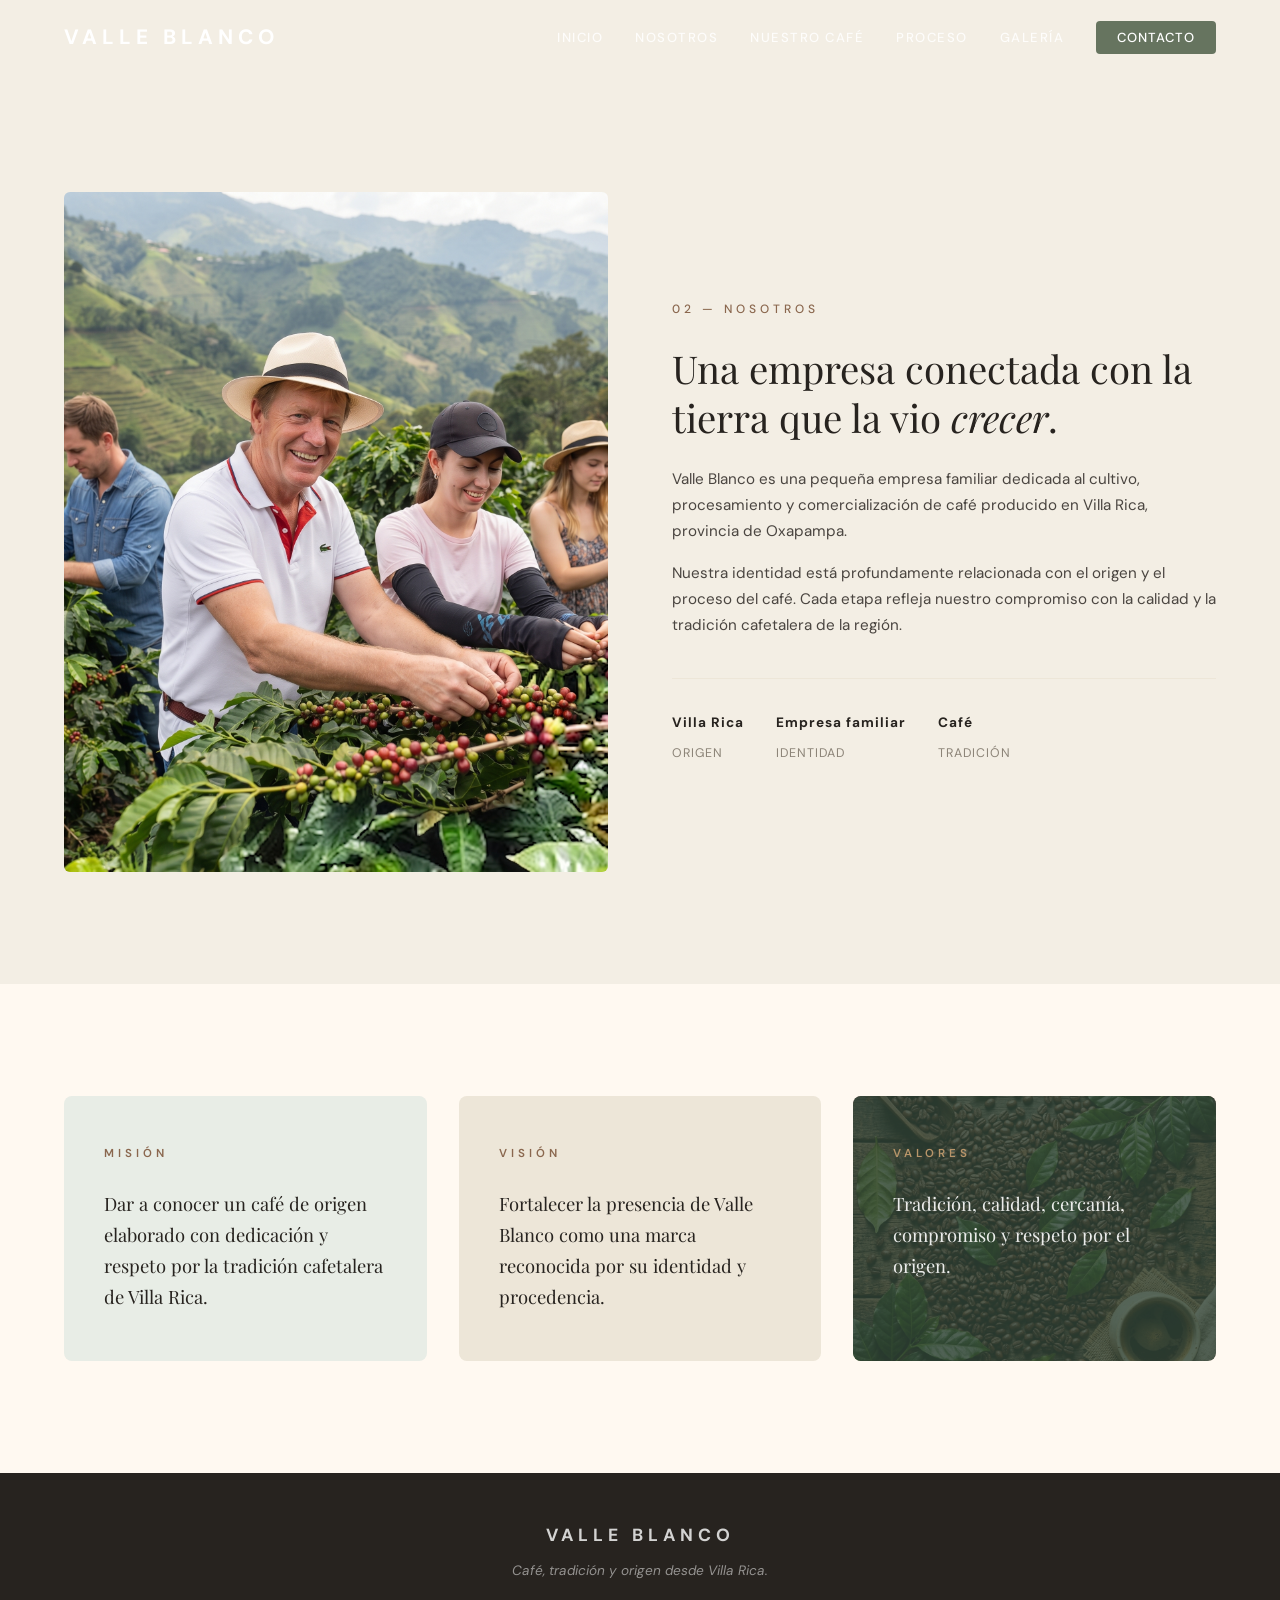
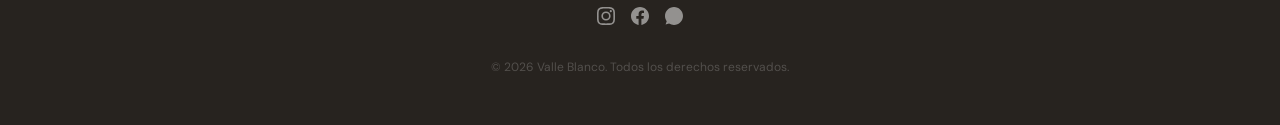
<file: Html/nosotros.html>
<!doctype html>
<html lang="es">
  <head>
    <meta charset="UTF-8" />
    <meta name="viewport" content="width=device-width, initial-scale=1.0" />
    <title>Nosotros — Valle Blanco</title>
    <link rel="stylesheet" href="../css/styles.css" />
  </head>
  <body>
    <!-- NAVBAR -->
    <nav class="navbar" id="navbar">
      <div class="container">
        <a href="../index.html#inicio" class="navbar-brand">Valle Blanco</a>
        <ul class="nav-links">
          <li><a href="../index.html#inicio">Inicio</a></li>
          <li><a href="nosotros.html" class="active-link">Nosotros</a></li>
          <li><a href="cafe.html">Nuestro Café</a></li>
          <li><a href="proceso.html">Proceso</a></li>
          <li><a href="Galeria.html">Galería</a></li>
          <li><a href="Contacto.html" class="nav-cta">Contacto</a></li>
        </ul>
        <button class="hamburger" aria-label="Menú">
          <span></span><span></span><span></span>
        </button>
      </div>
    </nav>
    <div class="mobile-menu">
      <a href="../index.html#inicio">Inicio</a>
      <a href="nosotros.html">Nosotros</a>
      <a href="cafe.html">Nuestro Café</a>
      <a href="proceso.html">Proceso</a>
      <a href="Galeria.html">Galería</a>
      <a href="Contacto.html">Contacto</a>
    </div>

    <!-- NOSOTROS SECTION (Space adjusted to stay below navbar) -->
    <div style="height: 80px;"></div>
    <!-- NOSOTROS -->
    <section class="nosotros" id="nosotros">
      <div class="container">
        <div class="nosotros-grid">
          <div class="nosotros-img reveal">
            <img src="../img/Valle-Rica-Oxapampa.png" alt="Cosecha de café en Villa Rica" />
          </div>
          <div class="nosotros-content">
            <p class="section-label reveal">02 — Nosotros</p>
            <h2 class="nosotros-title reveal">
              Una empresa conectada con la tierra que la vio
              <span class="serif">crecer</span>.
            </h2>
            <p class="nosotros-text reveal">
              Valle Blanco es una pequeña empresa familiar dedicada al cultivo,
              procesamiento y comercialización de café producido en Villa Rica,
              provincia de Oxapampa.
            </p>
            <p class="nosotros-text reveal">
              Nuestra identidad está profundamente relacionada con el origen y el
              proceso del café. Cada etapa refleja nuestro compromiso con la calidad
              y la tradición cafetalera de la región.
            </p>
            <div class="nosotros-indicators reveal">
              <div class="indicator-item">
                <strong>Villa Rica</strong><span>Origen</span>
              </div>
              <div class="indicator-item">
                <strong>Empresa familiar</strong><span>Identidad</span>
              </div>
              <div class="indicator-item">
                <strong>Café</strong><span>Tradición</span>
              </div>
            </div>
          </div>
        </div>
      </div>
    </section>

    <!-- MISIÓN, VISIÓN, VALORES -->
    <section class="mvv" id="mvv">
      <div class="container">
        <div class="mvv-grid">
          <div class="mvv-block reveal">
            <h3>Misión</h3>
            <p>
              Dar a conocer un café de origen elaborado con dedicación y respeto
              por la tradición cafetalera de Villa Rica.
            </p>
          </div>
          <div class="mvv-block reveal reveal-delay-1">
            <h3>Visión</h3>
            <p>
              Fortalecer la presencia de Valle Blanco como una marca reconocida
              por su identidad y procedencia.
            </p>
          </div>
          <div
            class="mvv-block reveal reveal-delay-2"
            style="background-image: url('../img/beans.png')"
          >
            <h3>Valores</h3>
            <p>
              Tradición, calidad, cercanía, compromiso y respeto por el origen.
            </p>
          </div>
        </div>
      </div>
    </section>

    <!-- FOOTER -->
    <footer class="footer">
      <div class="container">
        <p class="footer-brand">VALLE BLANCO</p>
        <p class="footer-tagline">Café, tradición y origen desde Villa Rica.</p>
        <div class="footer-social">
          <a href="#" aria-label="Instagram"
            ><svg viewBox="0 0 24 24">
              <path
                d="M12 2.163c3.204 0 3.584.012 4.85.07 3.252.148 4.771 1.691 4.919 4.919.058 1.265.069 1.645.069 4.849 0 3.205-.012 3.584-.069 4.849-.149 3.225-1.664 4.771-4.919 4.919-1.266.058-1.644.07-4.85.07-3.204 0-3.584-.012-4.849-.07-3.26-.149-4.771-1.699-4.919-4.92-.058-1.265-.07-1.644-.07-4.849 0-3.204.013-3.583.07-4.849.149-3.227 1.664-4.771 4.919-4.919 1.266-.057 1.645-.069 4.849-.069zM12 0C8.741 0 8.333.014 7.053.072 2.695.272.273 2.69.073 7.052.014 8.333 0 8.741 0 12c0 3.259.014 3.668.072 4.948.2 4.358 2.618 6.78 6.98 6.98C8.333 23.986 8.741 24 12 24c3.259 0 3.668-.014 4.948-.072 4.354-.2 6.782-2.618 6.979-6.98.059-1.28.073-1.689.073-4.948 0-3.259-.014-3.667-.072-4.947-.196-4.354-2.617-6.78-6.979-6.98C15.668.014 15.259 0 12 0zm0 5.838a6.162 6.162 0 100 12.324 6.162 6.162 0 000-12.324zM12 16a4 4 0 110-8 4 4 0 010 8zm6.406-11.845a1.44 1.44 0 100 2.881 1.44 1.44 0 000-2.881z"
              /></svg
          ></a>
          <a href="#" aria-label="Facebook"
            ><svg viewBox="0 0 24 24">
              <path
                d="M24 12.073c0-6.627-5.373-12-12-12s-12 5.373-12 12c0 5.99 4.388 10.954 10.125 11.854v-8.385H7.078v-3.47h3.047V9.43c0-3.007 1.792-4.669 4.533-4.669 1.312 0 2.686.235 2.686.235v2.953H15.83c-1.491 0-1.956.925-1.956 1.874v2.25h3.328l-.532 3.47h-2.796v8.385C19.612 23.027 24 18.062 24 12.073z"
              /></svg
          ></a>
          <a href="#" aria-label="WhatsApp"
            ><svg viewBox="0 0 24 24">
              <path
                d="M17.472 14.382c-.297-.149-1.758-.867-2.03-.967-.273-.099-.471-.148-.67.15-.197.297-.767.966-.94 1.164-.173.199-.347.223-.644.075-.297-.15-1.255-.463-2.39-1.475-.883-.788-1.48-1.761-1.653-2.059-.173-.297-.018-.458.13-.606.134-.133.298-.347.446-.52.149-.174.198-.298.298-.497.099-.198.05-.371-.025-.52-.075-.149-.669-1.612-.916-2.207-.242-.579-.487-.5-.669-.51-.173-.008-.371-.01-.57-.01-.198 0-.52.074-.792.372-.272.297-1.04 1.016-1.04 2.479 0 1.462 1.065 2.875 1.213 3.074.149.198 2.096 3.2 5.077 4.487.709.306 1.262.489 1.694.625.712.227 1.36.195 1.871.118.571-.085 1.758-.719 2.006-1.413.248-.694.248-1.289.173-1.413-.074-.124-.272-.198-.57-.347zM12 0C5.373 0 0 5.373 0 12c0 2.625.846 5.059 2.284 7.034L.789 23.492l4.574-1.47A11.94 11.94 0 0012 24c6.627 0 12-5.373 12-12S18.627 0 12 0z"
              /></svg
          ></a>
        </div>
        <p class="footer-copy">
          © <span id="currentYear"></span> Valle Blanco. Todos los derechos
          reservados.
        </p>
      </div>
    </footer>

    <script src="../js/main.js"></script>
  </body>
</html>
</file>
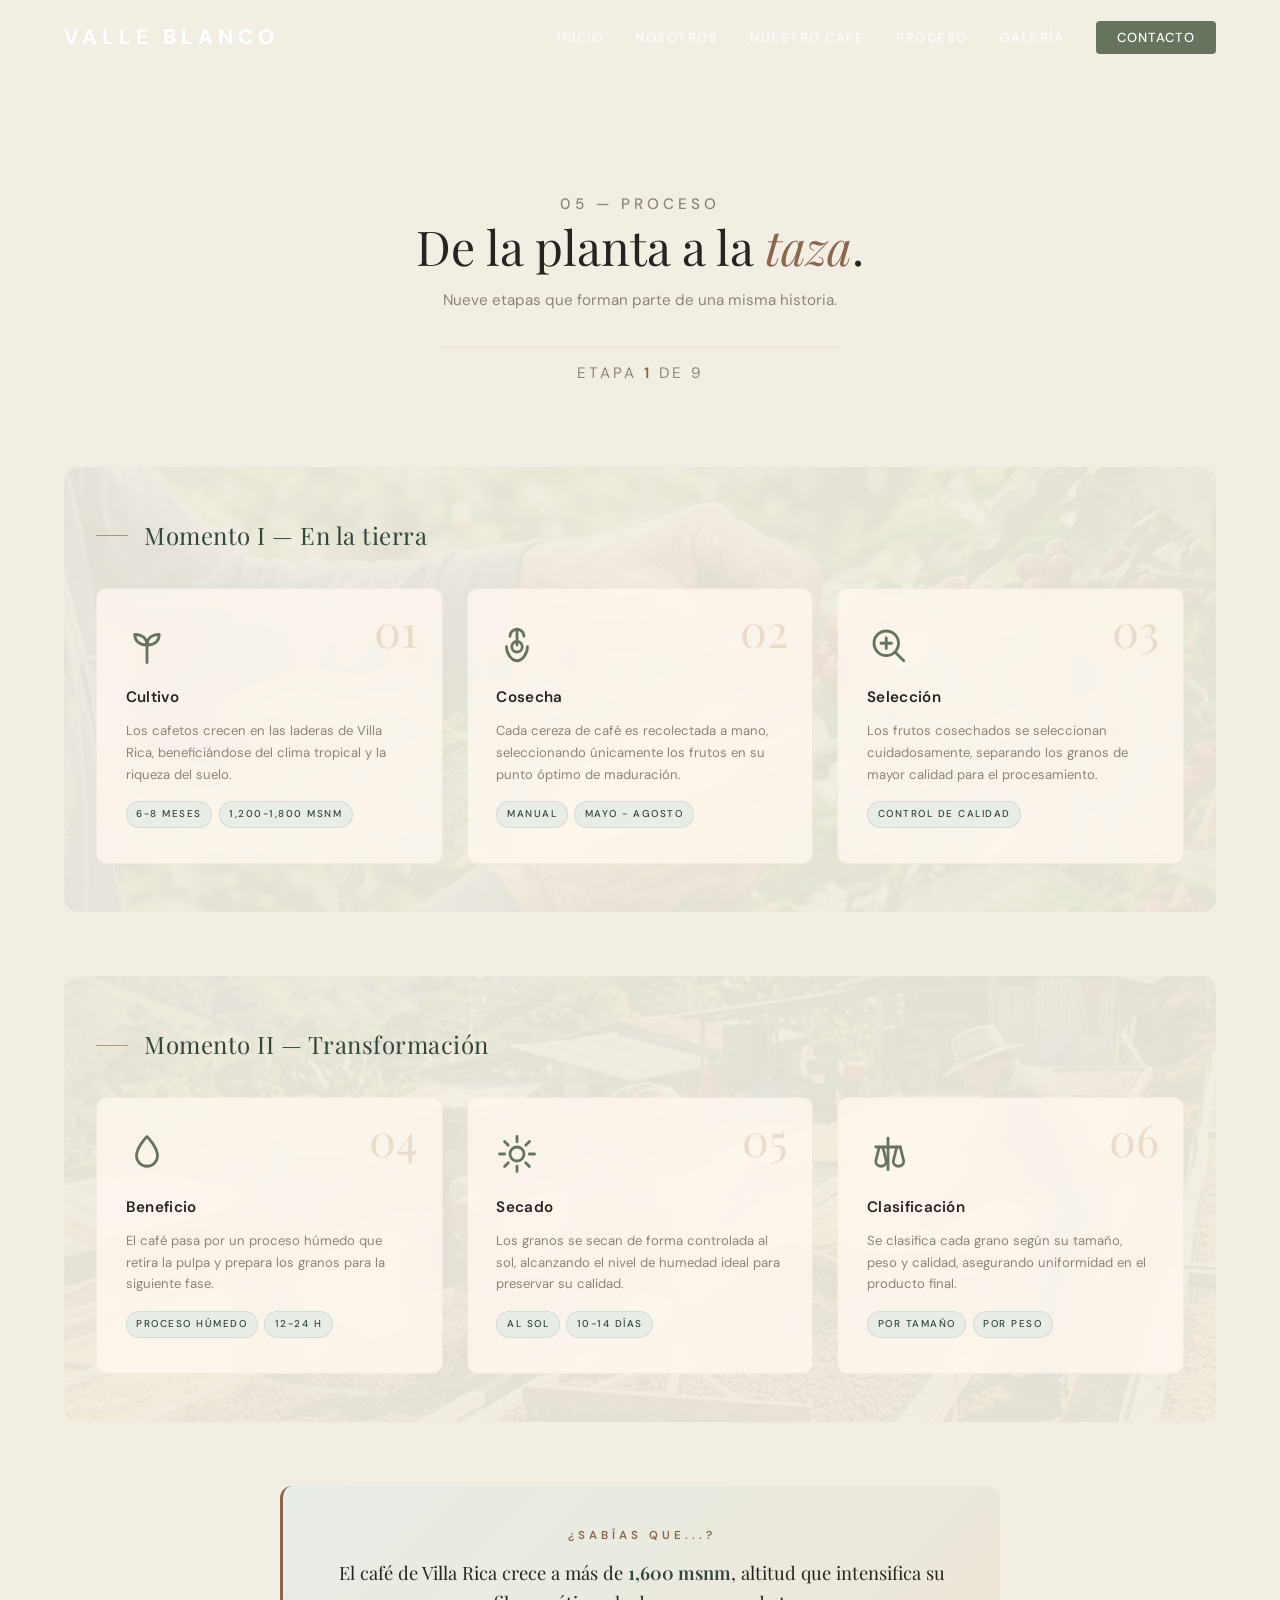
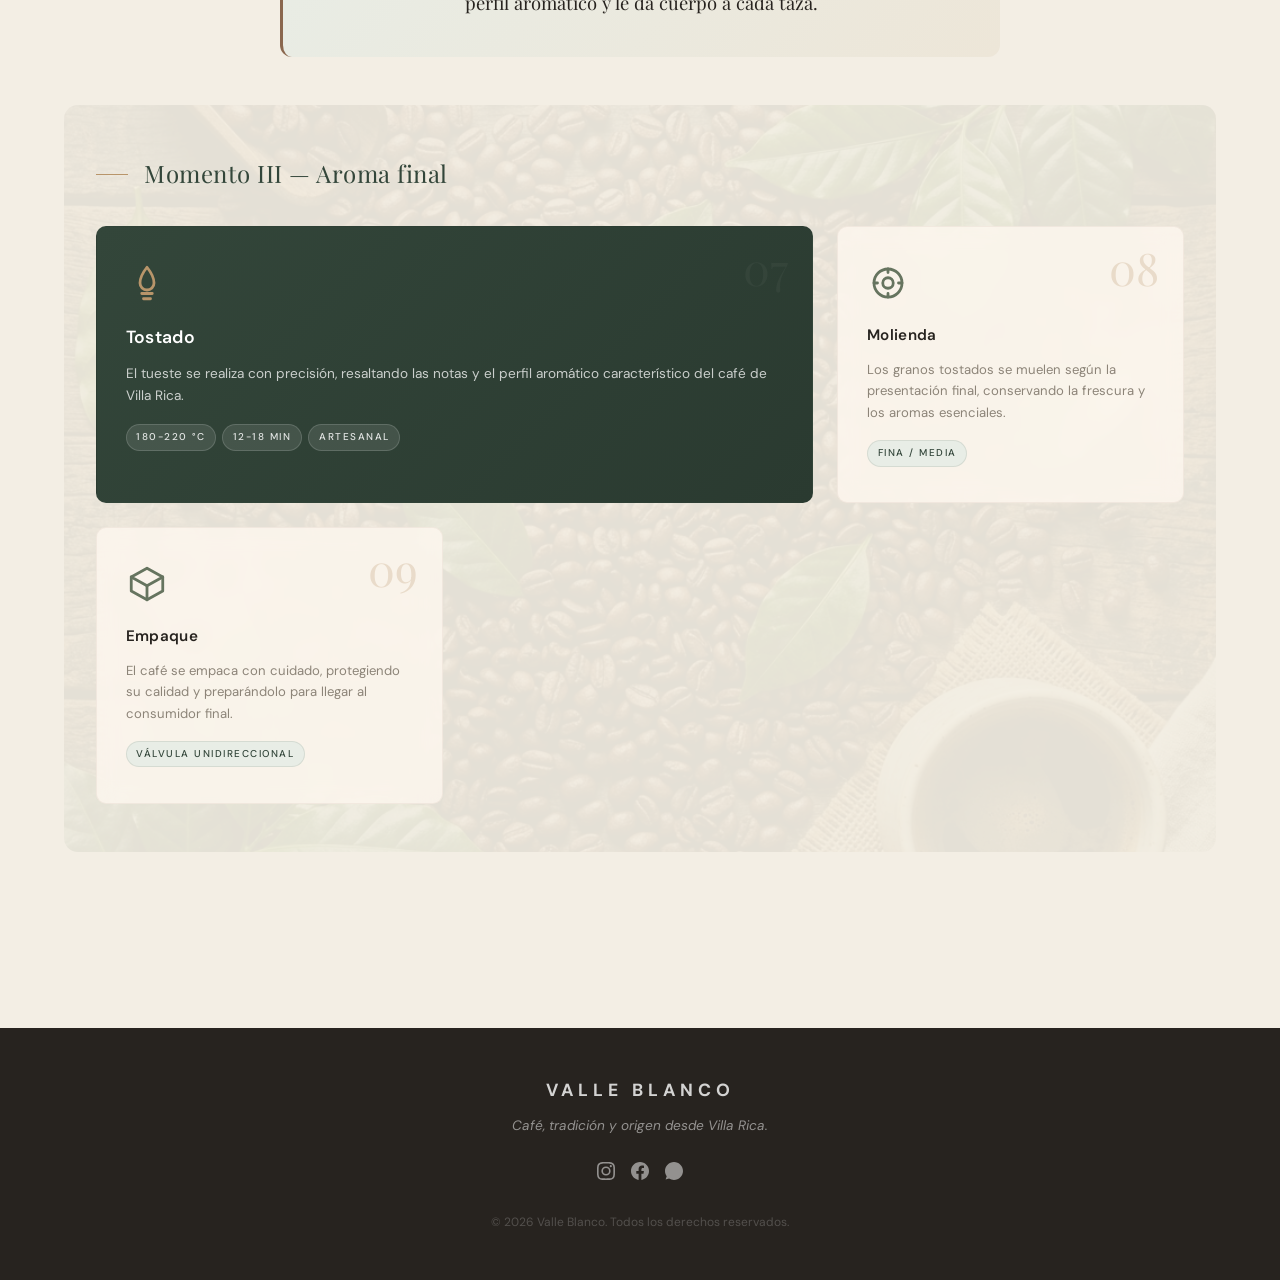
<file: Html/proceso.html>
<!doctype html>
<html lang="es">
  <head>
    <meta charset="UTF-8" />
    <meta name="viewport" content="width=device-width, initial-scale=1.0" />
    <title>Proceso — Valle Blanco</title>
    <link rel="stylesheet" href="../css/styles.css" />
  </head>
  <body>
    <!-- NAVBAR -->
    <nav class="navbar" id="navbar">
      <div class="container">
        <a href="../index.html#inicio" class="navbar-brand">Valle Blanco</a>
        <ul class="nav-links">
          <li><a href="../index.html#inicio">Inicio</a></li>
          <li><a href="nosotros.html">Nosotros</a></li>
          <li><a href="cafe.html">Nuestro Café</a></li>
          <li><a href="proceso.html" class="active-link">Proceso</a></li>
          <li><a href="Galeria.html">Galería</a></li>
          <li><a href="Contacto.html" class="nav-cta">Contacto</a></li>
        </ul>
        <button class="hamburger" aria-label="Menú">
          <span></span><span></span><span></span>
        </button>
      </div>
    </nav>
    <div class="mobile-menu">
      <a href="../index.html#inicio">Inicio</a>
      <a href="nosotros.html">Nosotros</a>
      <a href="cafe.html">Nuestro Café</a>
      <a href="proceso.html">Proceso</a>
      <a href="Galeria.html">Galería</a>
      <a href="Contacto.html">Contacto</a>
    </div>

    <!-- SPACE FOR NAVBAR -->
    <div style="height: 80px;"></div>

    <!-- PROCESO -->
    <section class="proceso" id="proceso">
      <div class="container">

        <div class="proceso-header">
          <p class="section-label reveal">05 — Proceso</p>
          <h2 class="reveal">De la planta a la <span class="serif">taza</span>.</h2>
          <p class="reveal">Nueve etapas que forman parte de una misma historia.</p>

          <div class="proceso-progress reveal">
            <span class="proceso-progress-bar" id="procesoProgressBar"></span>
          </div>
          <p class="proceso-progress-label reveal">
            Etapa <span id="etapaActual">1</span> de 9
          </p>
        </div>

        <!-- MOMENTO I -->
        <div class="momento reveal" style="--bg-momento: url('../img/harvest.png');">
          <h3 class="momento-title">Momento I — En la tierra</h3>
          <div class="etapas-grid">

            <div class="etapa" data-etapa="1">
              <span class="etapa-number">01</span>
              <div class="etapa-icon">
                <svg viewBox="0 0 24 24">
                  <path d="M12 22V12"/>
                  <path d="M12 12c0-4-3-6-7-6 0 4 3 6 7 6z"/>
                  <path d="M12 12c0-4 3-6 7-6 0 4-3 6-7 6z"/>
                </svg>
              </div>
              <h4>Cultivo</h4>
              <p>Los cafetos crecen en las laderas de Villa Rica, beneficiándose del clima tropical y la riqueza del suelo.</p>
              <div class="etapa-badges">
                <span class="etapa-badge">6-8 meses</span>
                <span class="etapa-badge">1,200-1,800 msnm</span>
              </div>
              <div class="etapa-extra">
                <p>Las variedades Caturra y Typica se adaptan al microclima de la región, produciendo granos de perfil equilibrado.</p>
              </div>
            </div>

            <div class="etapa" data-etapa="2">
              <span class="etapa-number">02</span>
              <div class="etapa-icon">
                <svg viewBox="0 0 24 24">
                  <path d="M12 3v9"/>
                  <path d="M8 7c0-2 1.5-4 4-4s4 2 4 4"/>
                  <path d="M6 13c0 4 3 8 6 8s6-4 6-8"/>
                  <circle cx="12" cy="13" r="3"/>
                </svg>
              </div>
              <h4>Cosecha</h4>
              <p>Cada cereza de café es recolectada a mano, seleccionando únicamente los frutos en su punto óptimo de maduración.</p>
              <div class="etapa-badges">
                <span class="etapa-badge">Manual</span>
                <span class="etapa-badge">Mayo - Agosto</span>
              </div>
              <div class="etapa-extra">
                <p>Solo se recolectan las cerezas rojas; las verdes se dejan para la siguiente pasada, garantizando uniformidad.</p>
              </div>
            </div>

            <div class="etapa" data-etapa="3">
              <span class="etapa-number">03</span>
              <div class="etapa-icon">
                <svg viewBox="0 0 24 24">
                  <circle cx="11" cy="11" r="7"/>
                  <path d="M21 21l-4.3-4.3"/>
                  <path d="M11 8v6M8 11h6"/>
                </svg>
              </div>
              <h4>Selección</h4>
              <p>Los frutos cosechados se seleccionan cuidadosamente, separando los granos de mayor calidad para el procesamiento.</p>
              <div class="etapa-badges">
                <span class="etapa-badge">Control de calidad</span>
              </div>
              <div class="etapa-extra">
                <p>Se descartan cerezas dañadas o inmaduras que afectarían el sabor final del café.</p>
              </div>
            </div>

          </div>
        </div>

        <!-- MOMENTO II -->
        <div class="momento reveal" style="--bg-momento: url('../img/drying.png');">
          <h3 class="momento-title">Momento II — Transformación</h3>
          <div class="etapas-grid">

            <div class="etapa" data-etapa="4">
              <span class="etapa-number">04</span>
              <div class="etapa-icon">
                <svg viewBox="0 0 24 24">
                  <path d="M12 2s6 6 6 11a6 6 0 11-12 0c0-5 6-11 6-11z"/>
                </svg>
              </div>
              <h4>Beneficio</h4>
              <p>El café pasa por un proceso húmedo que retira la pulpa y prepara los granos para la siguiente fase.</p>
              <div class="etapa-badges">
                <span class="etapa-badge">Proceso húmedo</span>
                <span class="etapa-badge">12-24 h</span>
              </div>
              <div class="etapa-extra">
                <p>El despulpado y fermentación controlada desarrollan las notas frutales y ácidas del café.</p>
              </div>
            </div>

            <div class="etapa" data-etapa="5">
              <span class="etapa-number">05</span>
              <div class="etapa-icon">
                <svg viewBox="0 0 24 24">
                  <circle cx="12" cy="12" r="4"/>
                  <path d="M12 2v3M12 19v3M2 12h3M19 12h3M4.9 4.9l2.1 2.1M17 17l2.1 2.1M19.1 4.9L17 7M7 17l-2.1 2.1"/>
                </svg>
              </div>
              <h4>Secado</h4>
              <p>Los granos se secan de forma controlada al sol, alcanzando el nivel de humedad ideal para preservar su calidad.</p>
              <div class="etapa-badges">
                <span class="etapa-badge">Al sol</span>
                <span class="etapa-badge">10-14 días</span>
              </div>
              <div class="etapa-extra">
                <p>El secado lento y uniforme conserva los aceites esenciales responsables del aroma.</p>
              </div>
            </div>

            <div class="etapa" data-etapa="6">
              <span class="etapa-number">06</span>
              <div class="etapa-icon">
                <svg viewBox="0 0 24 24">
                  <path d="M12 3v18"/>
                  <path d="M5 8h14"/>
                  <path d="M7 8l-2 8a3 3 0 006 0L9 8"/>
                  <path d="M17 8l-2 8a3 3 0 006 0l-2-8"/>
                </svg>
              </div>
              <h4>Clasificación</h4>
              <p>Se clasifica cada grano según su tamaño, peso y calidad, asegurando uniformidad en el producto final.</p>
              <div class="etapa-badges">
                <span class="etapa-badge">Por tamaño</span>
                <span class="etapa-badge">Por peso</span>
              </div>
              <div class="etapa-extra">
                <p>Solo los granos de mayor puntaje pasan a la etapa de tostado para la marca Valle Blanco.</p>
              </div>
            </div>

          </div>
        </div>

        <!-- DATO CURIOSO -->
        <aside class="proceso-dato reveal">
          <p class="proceso-dato-label">¿Sabías que...?</p>
          <p class="proceso-dato-text">
            El café de Villa Rica crece a más de <strong>1,600 msnm</strong>,
            altitud que intensifica su perfil aromático y le da cuerpo a cada taza.
          </p>
        </aside>

        <!-- MOMENTO III -->
        <div class="momento reveal" style="--bg-momento: url('../img/beans.png');">
          <h3 class="momento-title">Momento III — Aroma final</h3>
          <div class="etapas-grid">

            <!-- TARJETA DESTACADA -->
            <div class="etapa etapa--destacada" data-etapa="7">
              <span class="etapa-number">07</span>
              <div class="etapa-icon">
                <svg viewBox="0 0 24 24">
                  <path d="M12 3s4 5 4 9a4 4 0 01-8 0c0-4 4-9 4-9z"/>
                  <path d="M9 18h6M10 21h4"/>
                </svg>
              </div>
              <h4>Tostado</h4>
              <p>El tueste se realiza con precisión, resaltando las notas y el perfil aromático característico del café de Villa Rica.</p>
              <div class="etapa-badges">
                <span class="etapa-badge">180-220 °C</span>
                <span class="etapa-badge">12-18 min</span>
                <span class="etapa-badge">Artesanal</span>
              </div>
              <div class="etapa-extra">
                <p>El punto exacto de tueste define el balance entre acidez, cuerpo y dulzor. Es la etapa más artesanal del proceso.</p>
              </div>
            </div>

            <div class="etapa" data-etapa="8">
              <span class="etapa-number">08</span>
              <div class="etapa-icon">
                <svg viewBox="0 0 24 24">
                  <circle cx="12" cy="12" r="8"/>
                  <circle cx="12" cy="12" r="3"/>
                  <path d="M12 4v2M12 18v2M4 12h2M18 12h2"/>
                </svg>
              </div>
              <h4>Molienda</h4>
              <p>Los granos tostados se muelen según la presentación final, conservando la frescura y los aromas esenciales.</p>
              <div class="etapa-badges">
                <span class="etapa-badge">Fina / Media</span>
              </div>
              <div class="etapa-extra">
                <p>El grosor de la molienda se ajusta al método de preparación: espresso, prensa francesa o filtrado.</p>
              </div>
            </div>

            <div class="etapa" data-etapa="9">
              <span class="etapa-number">09</span>
              <div class="etapa-icon">
                <svg viewBox="0 0 24 24">
                  <path d="M21 8l-9-5-9 5 9 5 9-5z"/>
                  <path d="M3 8v8l9 5 9-5V8"/>
                  <path d="M12 13v8"/>
                </svg>
              </div>
              <h4>Empaque</h4>
              <p>El café se empaca con cuidado, protegiendo su calidad y preparándolo para llegar al consumidor final.</p>
              <div class="etapa-badges">
                <span class="etapa-badge">Válvula unidireccional</span>
              </div>
              <div class="etapa-extra">
                <p>El empaque con válvula permite liberar CO₂ sin dejar entrar oxígeno, conservando la frescura por más tiempo.</p>
              </div>
            </div>

          </div>
        </div>

      </div>
    </section>

    <!-- FOOTER -->
    <footer class="footer">
      <div class="container">
        <p class="footer-brand">VALLE BLANCO</p>
        <p class="footer-tagline">Café, tradición y origen desde Villa Rica.</p>
        <div class="footer-social">
          <a href="#" aria-label="Instagram"
            ><svg viewBox="0 0 24 24">
              <path
                d="M12 2.163c3.204 0 3.584.012 4.85.07 3.252.148 4.771 1.691 4.919 4.919.058 1.265.069 1.645.069 4.849 0 3.205-.012 3.584-.069 4.849-.149 3.225-1.664 4.771-4.919 4.919-1.266.058-1.644.07-4.85.07-3.204 0-3.584-.012-4.849-.07-3.26-.149-4.771-1.699-4.919-4.92-.058-1.265-.07-1.644-.07-4.849 0-3.204.013-3.583.07-4.849.149-3.227 1.664-4.771 4.919-4.919 1.266-.057 1.645-.069 4.849-.069zM12 0C8.741 0 8.333.014 7.053.072 2.695.272.273 2.69.073 7.052.014 8.333 0 8.741 0 12c0 3.259.014 3.668.072 4.948.2 4.358 2.618 6.78 6.98 6.98C8.333 23.986 8.741 24 12 24c3.259 0 3.668-.014 4.948-.072 4.354-.2 6.782-2.618 6.979-6.98.059-1.28.073-1.689.073-4.948 0-3.259-.014-3.667-.072-4.947-.196-4.354-2.617-6.78-6.979-6.98C15.668.014 15.259 0 12 0zm0 5.838a6.162 6.162 0 100 12.324 6.162 6.162 0 000-12.324zM12 16a4 4 0 110-8 4 4 0 010 8zm6.406-11.845a1.44 1.44 0 100 2.881 1.44 1.44 0 000-2.881z"
              /></svg
          ></a>
          <a href="#" aria-label="Facebook"
            ><svg viewBox="0 0 24 24">
              <path
                d="M24 12.073c0-6.627-5.373-12-12-12s-12 5.373-12 12c0 5.99 4.388 10.954 10.125 11.854v-8.385H7.078v-3.47h3.047V9.43c0-3.007 1.792-4.669 4.533-4.669 1.312 0 2.686.235 2.686.235v2.953H15.83c-1.491 0-1.956.925-1.956 1.874v2.25h3.328l-.532 3.47h-2.796v8.385C19.612 23.027 24 18.062 24 12.073z"
              /></svg
          ></a>
          <a href="#" aria-label="WhatsApp"
            ><svg viewBox="0 0 24 24">
              <path
                d="M17.472 14.382c-.297-.149-1.758-.867-2.03-.967-.273-.099-.471-.148-.67.15-.197.297-.767.966-.94 1.164-.173.199-.347.223-.644.075-.297-.15-1.255-.463-2.39-1.475-.883-.788-1.48-1.761-1.653-2.059-.173-.297-.018-.458.13-.606.134-.133.298-.347.446-.52.149-.174.198-.298.298-.497.099-.198.05-.371-.025-.52-.075-.149-.669-1.612-.916-2.207-.242-.579-.487-.5-.669-.51-.173-.008-.371-.01-.57-.01-.198 0-.52.074-.792.372-.272.297-1.04 1.016-1.04 2.479 0 1.462 1.065 2.875 1.213 3.074.149.198 2.096 3.2 5.077 4.487.709.306 1.262.489 1.694.625.712.227 1.36.195 1.871.118.571-.085 1.758-.719 2.006-1.413.248-.694.248-1.289.173-1.413-.074-.124-.272-.198-.57-.347zM12 0C5.373 0 0 5.373 0 12c0 2.625.846 5.059 2.284 7.034L.789 23.492l4.574-1.47A11.94 11.94 0 0012 24c6.627 0 12-5.373 12-12S18.627 0 12 0z"
              /></svg
          ></a>
        </div>
        <p class="footer-copy">
          © <span id="currentYear"></span> Valle Blanco. Todos los derechos
          reservados.
        </p>
      </div>
    </footer>

    <script src="../js/main.js"></script>
  </body>
</html>
</file>
<file: css/styles.css>
/* --- Google Fonts Import --- */
@import url('https://fonts.googleapis.com/css2?family=DM+Sans:ital,wght@0,300;0,400;0,500;0,600;0,700;1,400&family=Playfair+Display:ital,wght@0,400;0,500;0,600;0,700;1,400;1,500&display=swap');

/* --- CSS Variables --- */
:root {
  --bg-main: #F3EEE4;
  --bg-light: #FFF9F1;
  --bg-cream: #EDE6D8;
  --green-dark: #33463A;
  --green-olive: #66745F;
  --green-light: #E8EDE6;
  --brown: #8A674E;
  --brown-light: #B8956A;
  --text-dark: #27231F;
  --text-body: #4A4540;
  --text-muted: #8C8478;
  --white-warm: #FDFAF5;
  --overlay: rgba(39, 35, 31, 0.45);
  --font-body: 'DM Sans', sans-serif;
  --font-serif: 'Playfair Display', serif;
  --transition: all 0.4s cubic-bezier(0.25, 0.46, 0.45, 0.94);
  --shadow-sm: 0 2px 20px rgba(39,35,31,0.06);
  --shadow-md: 0 8px 40px rgba(39,35,31,0.1);
}

/* --- Reset & Base --- */
*, *::before, *::after { margin: 0; padding: 0; box-sizing: border-box; }
html { scroll-behavior: smooth; font-size: 16px; }
body {
  font-family: var(--font-body);
  background: var(--bg-main);
  color: var(--text-body);
  line-height: 1.7;
  overflow-x: hidden;
  -webkit-font-smoothing: antialiased;
}
img { max-width: 100%; height: auto; display: block; }
a { text-decoration: none; color: inherit; transition: var(--transition); }
ul { list-style: none; }
button { cursor: pointer; border: none; font-family: inherit; }
.container { width: 90%; max-width: 1300px; margin: 0 auto; }
.section-label {
  font-size: 0.75rem; letter-spacing: 4px; text-transform: uppercase;
  color: var(--text-muted); margin-bottom: 1.5rem; font-weight: 500;
}
.serif { font-family: var(--font-serif); font-style: italic; }

/* --- Reveal Animations --- */
.reveal {
  opacity: 0; transform: translateY(40px);
  transition: opacity 0.9s cubic-bezier(0.25,0.46,0.45,0.94), transform 0.9s cubic-bezier(0.25,0.46,0.45,0.94);
}
.reveal.visible { opacity: 1; transform: translateY(0); }
.reveal-delay-1 { transition-delay: 0.15s; }
.reveal-delay-2 { transition-delay: 0.3s; }
.reveal-delay-3 { transition-delay: 0.45s; }

/* =============================================
   NAVBAR
   ============================================= */
.navbar {
  position: fixed; top: 0; left: 0; width: 100%; z-index: 1000;
  padding: 1.2rem 0; transition: var(--transition);
}
.navbar.scrolled {
  background: rgba(243, 238, 228, 0.92);
  backdrop-filter: blur(16px); -webkit-backdrop-filter: blur(16px);
  box-shadow: var(--shadow-sm); padding: 0.8rem 0;
}
.navbar .container { display: flex; align-items: center; justify-content: space-between; }
.navbar-brand {
  font-size: 1.3rem; font-weight: 700; letter-spacing: 5px;
  text-transform: uppercase; color: #fff;
  transition: var(--transition);
}
.navbar.scrolled .navbar-brand { color: var(--text-dark); }
.nav-links { display: flex; align-items: center; gap: 2rem; }
.nav-links a {
  font-size: 0.82rem; font-weight: 500; letter-spacing: 1.5px;
  text-transform: uppercase; color: rgba(255,255,255,0.85);
  position: relative; padding: 0.3rem 0; transition: var(--transition);
}
.nav-links a::after {
  content: ''; position: absolute; bottom: 0; left: 0; width: 0; height: 1.5px;
  background: var(--brown-light); transition: width 0.3s ease;
}
.nav-links a:hover::after { width: 100%; }
.nav-links a:hover { color: #fff; }
.navbar.scrolled .nav-links a { color: var(--text-body); }
.navbar.scrolled .nav-links a:hover { color: var(--text-dark); }
.nav-links .nav-cta {
  background: var(--green-olive); color: #fff !important;
  padding: 0.5rem 1.3rem; border-radius: 4px; letter-spacing: 1px;
}
.nav-links .nav-cta::after { display: none; }
.nav-links .nav-cta:hover { background: var(--green-dark); }
.navbar.scrolled .nav-links .nav-cta { color: #fff !important; }

/* Hamburger */
.hamburger { display: none; flex-direction: column; gap: 5px; background: none; padding: 5px; z-index: 1001; }
.hamburger span {
  display: block; width: 24px; height: 2px; background: #fff;
  transition: var(--transition); border-radius: 2px;
}
.navbar.scrolled .hamburger span { background: var(--text-dark); }
.hamburger.active span:nth-child(1) { transform: rotate(45deg) translate(5px, 5px); }
.hamburger.active span:nth-child(2) { opacity: 0; }
.hamburger.active span:nth-child(3) { transform: rotate(-45deg) translate(5px, -5px); }

/* =============================================
   HERO
   ============================================= */
.hero {
  position: relative; height: 100vh; min-height: 650px;
  display: flex; align-items: center; justify-content: center;
  overflow: hidden;
}
.hero-bg {
  position: absolute; inset: 0; z-index: 0;
  background-size: cover; background-position: center;
  animation: heroZoom 20s ease-in-out infinite alternate;
}
@keyframes heroZoom { from { transform: scale(1); } to { transform: scale(1.08); } }
.hero-overlay {
  position: absolute; inset: 0; z-index: 1;
  background: linear-gradient(180deg, rgba(27,23,19,0.35) 0%, rgba(27,23,19,0.55) 100%);
}
.hero-content {
  position: relative; z-index: 2; text-align: center; color: #fff;
  max-width: 800px; padding: 0 1.5rem;
}
.hero-subtitle {
  font-size: 0.8rem; letter-spacing: 6px; text-transform: uppercase;
  margin-bottom: 1.5rem; font-weight: 400; opacity: 0.85;
}
.hero-title {
  font-family: var(--font-serif); font-size: clamp(3rem, 8vw, 7rem);
  font-weight: 400; line-height: 1; margin-bottom: 1.5rem; letter-spacing: 2px;
}
.hero-desc {
  font-size: 1.05rem; line-height: 1.8; opacity: 0.8;
  max-width: 550px; margin: 0 auto 2.5rem; font-weight: 300;
}
.hero-btn {
  display: inline-block; padding: 0.9rem 2.5rem;
  border: 1.5px solid rgba(255,255,255,0.6); color: #fff;
  font-size: 0.78rem; letter-spacing: 3px; text-transform: uppercase;
  font-weight: 500; transition: var(--transition); border-radius: 2px;
}
.hero-btn:hover { background: #fff; color: var(--text-dark); border-color: #fff; }

/* =============================================
   SECTION — ESENCIA
   ============================================= */
.esencia {
  padding: 8rem 0; text-align: center; background: var(--bg-light);
}
.esencia .section-label { color: var(--brown); }
.esencia-text {
  font-size: clamp(1.6rem, 3.5vw, 2.6rem); line-height: 1.5;
  max-width: 850px; margin: 0 auto; color: var(--text-dark); font-weight: 300;
}

/* =============================================
   SECTION — NOSOTROS
   ============================================= */
.nosotros { padding: 7rem 0; background: var(--bg-main); }
.nosotros-grid {
  display: grid; grid-template-columns: 1fr 1fr; gap: 4rem; align-items: center;
}
.nosotros-img {
  border-radius: 6px; overflow: hidden; aspect-ratio: 4/5;
}
.nosotros-img img {
  width: 100%; height: 100%; object-fit: cover;
  transition: transform 0.8s ease;
}
.nosotros-img:hover img { transform: scale(1.04); }
.nosotros-content .section-label { color: var(--brown); }
.nosotros-title {
  font-family: var(--font-serif); font-size: clamp(1.8rem, 3vw, 2.5rem);
  color: var(--text-dark); line-height: 1.3; margin-bottom: 1.5rem; font-weight: 400;
}
.nosotros-text { margin-bottom: 1rem; color: var(--text-body); font-size: 0.95rem; }
.nosotros-indicators {
  display: flex; gap: 2rem; margin-top: 2.5rem; padding-top: 2rem;
  border-top: 1px solid var(--bg-cream);
}
.indicator-item strong {
  display: block; font-size: 0.85rem; color: var(--text-dark);
  letter-spacing: 1px; margin-bottom: 0.2rem;
}
.indicator-item span { font-size: 0.78rem; color: var(--text-muted); letter-spacing: 1px; text-transform: uppercase; }

/* =============================================
   SECTION — ORIGEN
   ============================================= */
.origen {
  position: relative; min-height: 90vh; display: flex; align-items: center;
  overflow: hidden;
}
.origen-bg {
  position: absolute; inset: 0;
  background-size: cover; background-position: center; background-attachment: fixed;
}
.origen-overlay {
  position: absolute; inset: 0;
  background: linear-gradient(135deg, rgba(51,70,58,0.75) 0%, rgba(39,35,31,0.65) 100%);
}
.origen-content {
  position: relative; z-index: 2; color: #fff; padding: 6rem 0;
}
.origen .section-label { color: rgba(255,255,255,0.6); }
.origen-title {
  font-size: clamp(2rem, 4.5vw, 3.5rem); line-height: 1.3;
  max-width: 700px; margin-bottom: 2.5rem; font-weight: 300;
}
.origen-glass {
  background: rgba(255, 255, 255, 0.08); 
  -webkit-backdrop-filter: blur(12px); /* Para soporte de Safari */
  backdrop-filter: blur(12px);
  border: 1px solid rgba(255, 255, 255, 0.12); 
  border-radius: 8px;
  padding: 2rem 2.5rem; 
  max-width: 600px; 
  margin-bottom: 2.5rem;
}

.origen-glass p { font-size: 0.95rem; line-height: 1.8; opacity: 0.9; }
.origen-info { display: flex; gap: 3rem; flex-wrap: wrap; }
.origen-info-item {
  font-size: 0.78rem; letter-spacing: 2px; text-transform: uppercase; opacity: 0.7;
}
.origen-info-item strong {
  display: block; font-size: 1rem; letter-spacing: 1px; opacity: 1;
  margin-bottom: 0.2rem; font-weight: 500;
}

/* =============================================
   SECTION — NUESTRO CAFÉ
   ============================================= */
/* ========================================= */
/* SECCIÓN NUESTRO CAFÉ                      */
/* ========================================= */

.cafe { 
  padding: 7rem 0; 
  background: var(--bg-light); 
}

.cafe-header {
  text-align: center; 
  max-width: 650px; 
  margin: 0 auto 4rem;
}

.cafe-header h2 {
  font-family: var(--font-serif); 
  font-size: clamp(1.8rem, 3.5vw, 2.8rem);
  color: var(--text-dark); 
  font-weight: 400; 
  line-height: 1.3;
}

.cafe-grid {
  display: grid; 
  grid-template-columns: 1fr 1fr; 
  gap: 2rem;
}

.cafe-block {
  padding: 2.5rem; 
  border-radius: 8px; 
  transition: var(--transition);
}

/* --- COLORES DE FONDO PERSONALIZADOS --- */
/* Cambia los códigos HEX por los colores exactos que desees */
.cafe-block:nth-child(1) { 
  background: #E8E1D9; 
  border: 1px solid var(--bg-cream); 
}
.cafe-block:nth-child(2) { 
  background: #5A4033; /* Fondo oscuro */
  color: #fff; 
}
.cafe-block:nth-child(3) { 
  background: #D9D1C7; 
}
.cafe-block:nth-child(4) { 
  background: #E8E1D9; 
  border: 1px solid var(--bg-cream); 
}

.cafe-block:hover { 
  transform: translateY(-4px); 
  box-shadow: var(--shadow-md); 
}

/* --- ESTILOS DE ENCABEZADO E ICONOS SVG --- */
.block-header {
  display: flex;
  align-items: center;
  gap: 0.75rem;
  margin-bottom: 1rem;
}

.block-header svg {
  stroke: var(--brown-light); /* Color del contorno del icono */
  transition: stroke 0.3s ease;
}

/* Opcional: Cambia el color del icono al pasar el ratón */
.cafe-block:hover .block-header svg {
  stroke: var(--green-dark); 
}

.cafe-block h3 {
  font-size: 0.75rem; 
  letter-spacing: 3px; 
  text-transform: uppercase;
  margin-bottom: 0; /* Se ajusta a 0 porque .block-header ya tiene margin-bottom */
  font-weight: 600;
}

.cafe-block:nth-child(2) h3 { 
  color: var(--brown-light); 
}

.cafe-block p { 
  font-size: 0.92rem; 
  line-height: 1.6;
}

.cafe-intro-text {
  font-size: 1.05rem; color: var(--text-body); line-height: 1.7;
  max-width: 680px; margin: 0 auto 1rem; text-align: center;
}

/* =============================================
   SECTION — CATÁLOGO DE PRODUCTOS
   ============================================= */
.productos { padding: 6rem 0; background: var(--bg-main); }

.productos-header {
  text-align: center; max-width: 680px; margin: 0 auto 4rem;
}
.productos-header h2 {
  font-family: var(--font-serif); font-size: clamp(1.8rem, 3vw, 2.6rem);
  color: var(--text-dark); font-weight: 400; margin-bottom: 0.5rem;
}
.productos-header p { font-size: 1rem; color: var(--text-muted); }

.productos-grid {
  display: grid; grid-template-columns: repeat(3, 1fr); gap: 2rem;
}

/* Tarjeta de producto */
.producto-card {
  background: var(--white-warm); border-radius: 12px;
  overflow: hidden; box-shadow: var(--shadow-sm);
  border: 1px solid rgba(138,103,78,0.1);
  transition: var(--transition); display: flex; flex-direction: column;
  position: relative;
}
.producto-card:hover {
  transform: translateY(-8px); box-shadow: var(--shadow-md);
  border-color: rgba(138,103,78,0.25);
}
.producto-card--dark { background: #1e1a17; color: #fff; border-color: transparent; }
.producto-card--dark:hover { border-color: var(--brown-light); }

/* Badge "Más popular" */
.producto-badge {
  position: absolute; top: 1rem; right: 1rem; z-index: 3;
  background: var(--brown); color: #fff;
  font-size: 0.65rem; letter-spacing: 2px; text-transform: uppercase;
  font-weight: 700; padding: 0.35rem 0.8rem; border-radius: 3px;
}

/* Imagen del producto */
.producto-img-wrapper {
  width: 100%; height: 280px; overflow: hidden;
  background: var(--bg-cream); display: flex; align-items: center; justify-content: center;
}
.producto-img {
  width: 100%; height: 100%; object-fit: cover;
  transition: transform 0.6s ease;
}
.producto-card:hover .producto-img { transform: scale(1.04); }

/* Cuerpo de la tarjeta */
.producto-body {
  padding: 2rem 1.8rem; display: flex; flex-direction: column; flex: 1;
}

.producto-tag {
  font-size: 0.68rem; letter-spacing: 3px; text-transform: uppercase;
  color: var(--brown); font-weight: 700; margin-bottom: 0.6rem; display: block;
}
.producto-card--dark .producto-tag { color: var(--brown-light); }

.producto-nombre {
  font-family: var(--font-serif); font-size: 1.5rem;
  color: var(--text-dark); font-weight: 400; margin-bottom: 1rem; line-height: 1.2;
}
.producto-card--dark .producto-nombre { color: #fff; }
.producto-nombre em { font-style: italic; color: var(--brown); }
.producto-card--dark .producto-nombre em { color: var(--brown-light); }

.producto-desc {
  font-size: 0.9rem; color: var(--text-body); line-height: 1.6;
  margin-bottom: 1.5rem;
}
.producto-card--dark .producto-desc { color: rgba(255,255,255,0.7); }

/* Notas de sabor */
.producto-notas { margin-bottom: 1.5rem; }
.producto-notas-label {
  font-size: 0.65rem; letter-spacing: 2.5px; text-transform: uppercase;
  color: var(--text-muted); font-weight: 600; margin-bottom: 0.6rem;
}
.producto-card--dark .producto-notas-label { color: rgba(255,255,255,0.4); }
.producto-notas-tags { display: flex; flex-wrap: wrap; gap: 0.4rem; }
.nota-tag {
  font-size: 0.78rem; padding: 0.3rem 0.75rem; border-radius: 20px;
  background: var(--bg-cream); color: var(--text-body);
  border: 1px solid rgba(138,103,78,0.15); font-weight: 500;
}
.producto-card--dark .nota-tag {
  background: rgba(255,255,255,0.08); color: rgba(255,255,255,0.8);
  border-color: rgba(255,255,255,0.12);
}

/* Especificaciones */
.producto-specs {
  display: grid; grid-template-columns: 1fr 1fr; gap: 0.8rem;
  padding: 1.2rem 0; border-top: 1px solid rgba(138,103,78,0.1);
  border-bottom: 1px solid rgba(138,103,78,0.1); margin-bottom: 1.8rem;
}
.producto-card--dark .producto-specs {
  border-color: rgba(255,255,255,0.1);
}
.spec-item { display: flex; flex-direction: column; gap: 0.2rem; }
.spec-item strong {
  font-size: 0.62rem; letter-spacing: 2px; text-transform: uppercase;
  color: var(--text-muted); font-weight: 600;
}
.spec-item span { font-size: 0.88rem; color: var(--text-dark); font-weight: 500; }
.producto-card--dark .spec-item strong { color: rgba(255,255,255,0.4); }
.producto-card--dark .spec-item span { color: rgba(255,255,255,0.9); }

/* CTA del producto */
.producto-cta {
  display: inline-block; padding: 0.85rem 1.8rem; margin-top: auto;
  background: var(--green-dark); color: #fff;
  font-size: 0.75rem; letter-spacing: 2px; text-transform: uppercase;
  font-weight: 600; border-radius: 4px; text-align: center;
  transition: var(--transition); align-self: flex-start;
}
.producto-cta:hover { background: var(--brown); transform: translateY(-2px); }
.producto-card--dark .producto-cta { background: var(--brown); }
.producto-card--dark .producto-cta:hover { background: var(--brown-light); }

/* Responsive productos */
@media (max-width: 1024px) {
  .productos-grid { grid-template-columns: 1fr 1fr; }
}
@media (max-width: 640px) {
  .productos-grid { grid-template-columns: 1fr; }
  .producto-img-wrapper { height: 240px; }
}


/* ==========================================
   SECTION — PROCESO - Diri
   ========================================== */
.proceso {
  padding: 7rem 0;
  background: var(--bg-main);
  position: relative;
  overflow: hidden;
}

.proceso-header {
  text-align: center;
  margin-bottom: 5rem;
}
.proceso-header h2 {
  font-family: var(--font-serif);
  font-size: clamp(2rem, 4vw, 3rem);
  color: var(--text-dark);
  font-weight: 400;
  margin-bottom: 0.8rem;
  line-height: 1.2;
}
.proceso-header h2 .serif {
  font-family: var(--font-serif);
  font-style: italic;
  color: var(--brown);
}
.proceso-header p {
  color: var(--text-muted);
  font-size: 0.95rem;
  max-width: 500px;
  margin: 0 auto;
}

/* --- Barra de progreso del proceso (se llena con scroll) --- */
.proceso-progress {
  width: 100%;
  max-width: 400px;
  height: 2px;
  background: var(--bg-cream);
  margin: 2rem auto 0.8rem;
  border-radius: 2px;
  overflow: hidden;
  position: relative;
}
.proceso-progress-bar {
  display: block;
  height: 100%;
  width: 0%;
  background: linear-gradient(90deg, var(--green-olive), var(--brown-light));
  border-radius: 2px;
  transition: width 0.3s ease-out;
}
.proceso-progress-label {
  font-size: 0.7rem;
  letter-spacing: 3px;
  text-transform: uppercase;
  color: var(--text-muted);
  text-align: center;
}
.proceso-progress-label span {
  color: var(--brown);
  font-weight: 600;
}

/* --- Momentos --- */
.momento {
  position: relative;
  padding: 3rem 2rem;
  margin-bottom: 4rem;
  border-radius: 14px;
  overflow: hidden;
  isolation: isolate;
}
.momento::before {
  content: '';
  position: absolute;
  inset: 0;
  background-image: var(--bg-momento);
  background-size: cover;
  background-position: center;
  opacity: 0.06;
  z-index: -1;
  transition: opacity 0.6s ease;
}
.momento:hover::before {
  opacity: 0.12;
}

.momento-title {
  font-family: var(--font-serif);
  font-size: clamp(1.2rem, 2vw, 1.5rem);
  font-weight: 400;
  color: var(--green-dark);
  letter-spacing: 0.5px;
  margin-bottom: 2rem;
  padding-left: 3rem;
  position: relative;
}
.momento-title::before {
  content: '';
  position: absolute;
  left: 0;
  top: 50%;
  width: 2rem;
  height: 1px;
  background: var(--brown-light);
}

/* --- Grid de etapas --- */
.etapas-grid {
  display: grid;
  grid-template-columns: repeat(3, 1fr);
  gap: 1.5rem;
  position: relative;
}

/* --- Tarjeta de etapa (base) --- */
.etapa {
  position: relative;
  background: rgba(255, 249, 241, 0.75);
  backdrop-filter: blur(10px);
  -webkit-backdrop-filter: blur(10px);
  border: 1px solid rgba(138, 103, 78, 0.08);
  border-radius: 10px;
  padding: 2.2rem 1.8rem;
  transition: var(--transition);
  cursor: default;
  overflow: hidden;
  display: flex;
  flex-direction: column;
}

/* Línea superior que se expande al hover */
.etapa::before {
  content: '';
  position: absolute;
  top: 0;
  left: 0;
  width: 100%;
  height: 3px;
  background: linear-gradient(90deg, var(--green-olive), var(--brown-light));
  transform: scaleX(0);
  transform-origin: left;
  transition: transform 0.5s ease;
  z-index: 2;
}
.etapa:hover::before {
  transform: scaleX(1);
}

.etapa:hover {
  transform: translateY(-6px);
  background: rgba(255, 249, 241, 1);
  border-color: rgba(138, 103, 78, 0.2);
  box-shadow: 0 12px 40px rgba(138, 103, 78, 0.12);
}

/* Número de etapa */
.etapa-number {
  position: absolute;
  top: 1.2rem;
  right: 1.5rem;
  font-family: var(--font-serif);
  font-size: 2.8rem;
  font-weight: 400;
  line-height: 1;
  color: var(--brown-light);
  opacity: 0.25;
  transition: var(--transition);
  pointer-events: none;
}
.etapa:hover .etapa-number {
  opacity: 0.6;
  transform: translateY(-4px);
}

/* Icono SVG */
.etapa-icon {
  width: 42px;
  height: 42px;
  display: flex;
  align-items: center;
  justify-content: center;
  margin-bottom: 1.2rem;
  color: var(--green-olive);
  transition: var(--transition);
}
.etapa-icon svg {
  width: 100%;
  height: 100%;
  stroke: currentColor;
  fill: none;
  stroke-width: 1.6;
  stroke-linecap: round;
  stroke-linejoin: round;
}
.etapa:hover .etapa-icon {
  color: var(--brown);
  transform: scale(1.1) rotate(-4deg);
}

.etapa h4 {
  font-size: 0.95rem;
  font-weight: 600;
  color: var(--text-dark);
  margin-bottom: 0.6rem;
  letter-spacing: 0.3px;
}
.etapa p {
  font-size: 0.82rem;
  color: var(--text-muted);
  line-height: 1.65;
}

/* --- Badges (tiempo / temperatura) --- */
.etapa-badges {
  display: flex;
  flex-wrap: wrap;
  gap: 0.4rem;
  margin-top: 1rem;
}
.etapa-badge {
  font-size: 0.62rem;
  letter-spacing: 1.5px;
  text-transform: uppercase;
  padding: 0.25rem 0.6rem;
  border-radius: 20px;
  background: var(--green-light);
  color: var(--green-dark);
  font-weight: 500;
  border: 1px solid rgba(102, 116, 95, 0.15);
}

/* --- Acordeón: info extra que aparece al hover --- */
.etapa-extra {
  max-height: 0;
  opacity: 0;
  overflow: hidden;
  transition: max-height 0.5s ease, opacity 0.4s ease, margin-top 0.4s ease;
  margin-top: 0;
}
.etapa:hover .etapa-extra {
  max-height: 200px;
  opacity: 1;
  margin-top: 1rem;
  padding-top: 1rem;
  border-top: 1px dashed rgba(138, 103, 78, 0.2);
}
.etapa-extra p {
  font-size: 0.75rem;
  font-style: italic;
  color: var(--brown);
  line-height: 1.5;
}

/* --- Tarjeta destacada (Tostado) --- */
.etapa--destacada {
  grid-column: span 2;
  background: linear-gradient(135deg, var(--green-dark), #2a3a30);
  border-color: transparent;
  color: #fff;
}
.etapa--destacada::before {
  background: linear-gradient(90deg, var(--brown-light), var(--brown));
}
.etapa--destacada .etapa-number {
  color: rgba(255, 255, 255, 0.15);
}
.etapa--destacada:hover .etapa-number {
  color: rgba(255, 255, 255, 0.35);
}
.etapa--destacada .etapa-icon {
  color: var(--brown-light);
}
.etapa--destacada:hover .etapa-icon {
  color: #fff;
}
.etapa--destacada h4 {
  color: #fff;
  font-size: 1.1rem;
}
.etapa--destacada p {
  color: rgba(255, 255, 255, 0.75);
  font-size: 0.85rem;
}
.etapa--destacada .etapa-badge {
  background: rgba(255, 255, 255, 0.1);
  color: rgba(255, 255, 255, 0.85);
  border-color: rgba(255, 255, 255, 0.15);
}
.etapa--destacada .etapa-extra {
  border-top-color: rgba(255, 255, 255, 0.2);
}
.etapa--destacada .etapa-extra p {
  color: rgba(255, 255, 255, 0.7);
}

/* --- Fix: hover de tarjeta destacada mantiene fondo oscuro --- */
.etapa--destacada:hover {
  background: linear-gradient(135deg, #2a3a30, var(--green-dark));
  border-color: transparent;
  box-shadow: 0 16px 50px rgba(42, 58, 48, 0.35);
}
.etapa--destacada:hover h4 {
  color: #fff;
}
.etapa--destacada:hover p {
  color: rgba(255, 255, 255, 0.85);
}
.etapa--destacada:hover .etapa-badge {
  background: rgba(255, 255, 255, 0.12);
  color: rgba(255, 255, 255, 0.9);
  border-color: rgba(255, 255, 255, 0.2);
}
/* --- Dato curioso --- */
.proceso-dato {
  margin: 3rem auto;
  max-width: 720px;
  text-align: center;
  padding: 2.5rem 2rem;
  background: linear-gradient(135deg, var(--green-light), var(--bg-cream));
  border-radius: 12px;
  border-left: 3px solid var(--brown);
  position: relative;
}
.proceso-dato-label {
  font-size: 0.72rem;
  letter-spacing: 4px;
  text-transform: uppercase;
  color: var(--brown);
  font-weight: 600;
  margin-bottom: 0.8rem;
}
.proceso-dato-text {
  font-family: var(--font-serif);
  font-size: 1.15rem;
  line-height: 1.6;
  color: var(--text-dark);
}
.proceso-dato-text strong {
  color: var(--green-dark);
  font-weight: 600;
}

/* --- Responsive de Proceso --- */
@media (max-width: 992px) {
  .etapas-grid { grid-template-columns: repeat(2, 1fr); }
  .etapa--destacada { grid-column: span 2; }
}
@media (max-width: 600px) {
  .etapas-grid { grid-template-columns: 1fr; }
  .etapa--destacada { grid-column: span 1; }
  .momento { padding: 2rem 1rem; }
  .etapa-number { font-size: 2.2rem; }
  .etapa-extra { max-height: none; opacity: 1; margin-top: 1rem; padding-top: 1rem; border-top: 1px dashed rgba(138,103,78,0.2); }
}

/* =============================================
   SECTION — MISIÓN, VISIÓN, VALORES
   ============================================= */
.mvv { padding: 7rem 0; background: var(--bg-light); }
.mvv-grid { display: grid; grid-template-columns: repeat(3, 1fr); gap: 2rem; }
.mvv-block { padding: 3rem 2.5rem; border-radius: 8px; position: relative; overflow: hidden; }
.mvv-block:nth-child(1) { background: var(--green-light); }
.mvv-block:nth-child(2) { background: var(--bg-cream); }
.mvv-block:nth-child(3) {
  background-size: cover; background-position: center; color: #fff; position: relative;
}
.mvv-block:nth-child(3)::before {
  content: ''; position: absolute; inset: 0;
  background: rgba(51,70,58,0.8); border-radius: 8px;
}
.mvv-block:nth-child(3) > * { position: relative; z-index: 1; }
.mvv-block h3 {
  font-size: 0.72rem; letter-spacing: 4px; text-transform: uppercase;
  margin-bottom: 1.5rem; font-weight: 600; color: var(--brown);
}
.mvv-block:nth-child(3) h3 { color: var(--brown-light); }
.mvv-block p {
  font-family: var(--font-serif); font-size: 1.15rem; line-height: 1.7;
  color: var(--text-dark);
}
.mvv-block:nth-child(3) p { color: rgba(255,255,255,0.9); }

/* =============================================
   SECTION — GALERÍA
   ============================================= */
.galeria { padding: 7rem 0; background: var(--bg-main); }
.galeria-header { text-align: center; margin-bottom: 3.5rem; }
.galeria-header h2 {
  font-family: var(--font-serif); font-size: clamp(1.8rem, 3vw, 2.5rem);
  color: var(--text-dark); font-weight: 400;
}
.galeria-grid {
  display: grid;
  grid-template-columns: repeat(4, 1fr);
  grid-template-rows: auto auto;
  gap: 1.2rem;
}
.galeria-item {
  position: relative; overflow: hidden; border-radius: 6px;
  cursor: pointer;
}
.galeria-item:nth-child(1) { grid-column: span 2; grid-row: span 2; }
.galeria-item img {
  width: 100%; height: 100%; object-fit: cover;
  transition: transform 0.7s ease;
}
.galeria-item:hover img { transform: scale(1.06); }
.galeria-caption {
  position: absolute; bottom: 0; left: 0; right: 0;
  padding: 1.5rem; color: #fff;
  background: linear-gradient(transparent, rgba(27,23,19,0.7));
  transform: translateY(100%); transition: transform 0.4s ease;
}
.galeria-item:hover .galeria-caption { transform: translateY(0); }
.galeria-caption strong { display: block; font-size: 0.85rem; letter-spacing: 1px; }
.galeria-caption span { font-size: 0.75rem; opacity: 0.7; text-transform: uppercase; letter-spacing: 2px; }

/* =============================================
   SECTION — CONTACTO
   ============================================= */
.contacto { padding: 6rem 0; background: var(--green-dark); color: #fff; }
.contacto-grid {
  display: grid; grid-template-columns: 1fr 1fr; gap: 4rem; align-items: start;
}
.contacto-title {
  font-family: var(--font-serif); font-size: clamp(1.8rem, 3vw, 2.6rem);
  font-weight: 400; line-height: 1.3; margin-bottom: 2rem;
}
.contacto-info { margin-bottom: 2rem; }
.contacto-info-item {
  display: flex; align-items: center; gap: 0.8rem;
  margin-bottom: 1rem; font-size: 0.9rem; opacity: 0.85;
}
.contacto-info-item svg { width: 18px; height: 18px; flex-shrink: 0; opacity: 0.7; }
.contacto-social { display: flex; gap: 1rem; margin-top: 1.5rem; }
.contacto-social a {
  width: 40px; height: 40px; border-radius: 50%;
  border: 1px solid rgba(255,255,255,0.2);
  display: flex; align-items: center; justify-content: center;
  transition: var(--transition);
}
.contacto-social a:hover { background: rgba(255,255,255,0.1); border-color: rgba(255,255,255,0.4); }
.contacto-social svg { width: 16px; height: 16px; fill: #fff; }

.contacto-form { display: flex; flex-direction: column; gap: 1.2rem; }
.form-group label {
  display: block; font-size: 0.72rem; letter-spacing: 2px;
  text-transform: uppercase; margin-bottom: 0.5rem; opacity: 0.6;
}
.form-group input, .form-group textarea {
  width: 100%; padding: 0.9rem 1rem;
  background: rgba(255,255,255,0.07); border: 1px solid rgba(255,255,255,0.15);
  border-radius: 4px; color: #fff; font-family: var(--font-body);
  font-size: 0.9rem; transition: var(--transition); outline: none;
}
.form-group input:focus, .form-group textarea:focus {
  border-color: var(--brown-light); background: rgba(255,255,255,0.1);
}
.form-group textarea { resize: vertical; min-height: 120px; }
.form-group input::placeholder, .form-group textarea::placeholder { color: rgba(255,255,255,0.3); }
.form-btn {
  padding: 0.9rem 2.5rem; background: var(--brown);
  color: #fff; font-size: 0.78rem; letter-spacing: 3px;
  text-transform: uppercase; font-weight: 600; border-radius: 4px;
  transition: var(--transition); align-self: flex-start;
}
.form-btn:hover { background: var(--brown-light); }
.form-success {
  display: none; padding: 1rem; background: rgba(255,255,255,0.08);
  border: 1px solid rgba(255,255,255,0.15); border-radius: 4px;
  font-size: 0.9rem; text-align: center;
}
.form-success.show { display: block; }

/* =============================================
   FOOTER
   ============================================= */
.footer {
  padding: 3rem 0; background: var(--text-dark); color: rgba(255,255,255,0.5);
  text-align: center;
}
.footer-brand {
  font-size: 1.1rem; font-weight: 700; letter-spacing: 5px;
  color: rgba(255,255,255,0.8); margin-bottom: 0.5rem;
}
.footer-tagline { font-size: 0.85rem; margin-bottom: 1.5rem; font-style: italic; }
.footer-social { display: flex; justify-content: center; gap: 1rem; margin-bottom: 1.5rem; }
.footer-social a {
  opacity: 0.5; transition: var(--transition);
}
.footer-social a:hover { opacity: 1; }
.footer-social svg { width: 18px; height: 18px; fill: #fff; }
.footer-copy { font-size: 0.75rem; opacity: 0.4; }

/* Mobile Menu Overlay */
.mobile-menu {
  display: none; 
  position: fixed; 
  inset: 0; 
  z-index: 999;
  background: rgba(243, 238, 228, 0.97); 
  -webkit-backdrop-filter: blur(20px); /* Para soporte de Safari en iOS y Mac */
  backdrop-filter: blur(20px);
  flex-direction: column; 
  align-items: center; 
  justify-content: center; 
  gap: 2rem;
}

.mobile-menu.active { display: flex; }
.mobile-menu a {
  font-size: 1.2rem; font-weight: 500; letter-spacing: 3px;
  text-transform: uppercase; color: var(--text-dark); padding: 0.5rem;
}
.mobile-menu a:hover { color: var(--brown); }

/* =============================================
   SECTION — HUB / EXPLORAR SECCIONES (INDEX)
   ============================================= */
.hub { padding: 6rem 0; background: var(--bg-light); }
.hub-header { text-align: center; max-width: 700px; margin: 0 auto 3.5rem; }
.hub-header h2 {
  font-family: var(--font-serif); font-size: clamp(1.8rem, 3vw, 2.6rem);
  color: var(--text-dark); font-weight: 400; margin-bottom: 0.8rem;
}
.hub-header p { font-size: 1rem; color: var(--text-muted); }
.hub-grid {
  display: grid; grid-template-columns: repeat(2, 1fr); gap: 2rem;
}
.hub-card {
  background: var(--white-warm); border-radius: 8px; overflow: hidden;
  box-shadow: var(--shadow-sm); transition: var(--transition);
  display: flex; flex-direction: column; border: 1px solid rgba(138,103,78,0.12);
}
.hub-card:hover {
  transform: translateY(-6px); box-shadow: var(--shadow-md);
  border-color: var(--brown-light);
}
.hub-card-img {
  height: 220px; overflow: hidden; position: relative;
}
.hub-card-img img {
  width: 100%; height: 100%; object-fit: cover; transition: transform 0.6s ease;
}
.hub-card:hover .hub-card-img img { transform: scale(1.05); }
.hub-card-body {
  padding: 2.2rem 2rem; display: flex; flex-direction: column; flex: 1;
}
.hub-card-tag {
  font-size: 0.7rem; letter-spacing: 3px; text-transform: uppercase;
  color: var(--brown); font-weight: 600; margin-bottom: 0.8rem;
}
.hub-card-title {
  font-family: var(--font-serif); font-size: 1.45rem; color: var(--text-dark);
  margin-bottom: 0.8rem; font-weight: 500;
}
.hub-card-desc {
  font-size: 0.95rem; color: var(--text-body); line-height: 1.6;
  margin-bottom: 1.8rem; flex: 1;
}
.hub-card-link {
  display: inline-flex; align-items: center; gap: 0.6rem;
  font-size: 0.8rem; font-weight: 600; letter-spacing: 1.5px;
  text-transform: uppercase; color: var(--green-dark);
  transition: var(--transition); align-self: flex-start;
}
.hub-card-link svg {
  width: 16px; height: 16px; transition: transform 0.3s ease; fill: currentColor;
}
.hub-card:hover .hub-card-link { color: var(--brown); }
.hub-card:hover .hub-card-link svg { transform: translateX(4px); }

/* =============================================
   SECTION — CTA BANNER (INDEX)
   ============================================= */
.cta-banner {
  padding: 6rem 0; background: var(--green-dark); color: #fff; text-align: center;
  position: relative; overflow: hidden;
}
.cta-banner::before {
  content: ''; position: absolute; inset: 0;
  background-image: radial-gradient(circle at 80% 20%, rgba(184,149,106,0.15), transparent 40%);
  pointer-events: none;
}
.cta-banner-content { max-width: 680px; margin: 0 auto; position: relative; z-index: 1; }
.cta-banner-label {
  font-size: 0.75rem; letter-spacing: 4px; text-transform: uppercase;
  color: var(--brown-light); margin-bottom: 1rem; font-weight: 500;
}
.cta-banner h2 {
  font-family: var(--font-serif); font-size: clamp(2rem, 3.5vw, 2.8rem);
  font-weight: 400; margin-bottom: 1.2rem;
}
.cta-banner p {
  font-size: 1.05rem; opacity: 0.85; margin-bottom: 2.2rem; line-height: 1.7;
}
.cta-banner-btn {
  display: inline-block; padding: 0.95rem 2.5rem; background: var(--brown);
  color: #fff; font-size: 0.8rem; letter-spacing: 2.5px; text-transform: uppercase;
  font-weight: 600; border-radius: 4px; transition: var(--transition);
}
.cta-banner-btn:hover {
  background: var(--brown-light); transform: translateY(-2px);
  box-shadow: 0 10px 25px rgba(0,0,0,0.2);
}

/* =============================================
   RESPONSIVE
   ============================================= */
@media (max-width: 992px) {
  .nav-links { display: none; }
  .hamburger { display: flex; }
  .nosotros-grid { grid-template-columns: 1fr; gap: 2.5rem; }
  .cafe-grid { grid-template-columns: 1fr; }
  .mvv-grid { grid-template-columns: 1fr; }
  .contacto-grid { grid-template-columns: 1fr; gap: 3rem; }
  .galeria-grid { grid-template-columns: repeat(2, 1fr); }
  .galeria-item:nth-child(1) { grid-column: span 2; grid-row: span 1; }
  .hub-grid { grid-template-columns: 1fr; }
}
@media (max-width: 600px) {
  .etapas-grid { grid-template-columns: 1fr; }
  .galeria-grid { grid-template-columns: 1fr; }
  .galeria-item:nth-child(1) { grid-column: span 1; }
  .nosotros-indicators { flex-direction: column; gap: 1rem; }
  .origen-info { flex-direction: column; gap: 1rem; }
  .hero-title { letter-spacing: 0; }
  .esencia { padding: 5rem 0; }
  .hub-card-img { height: 180px; }
}
</file>
